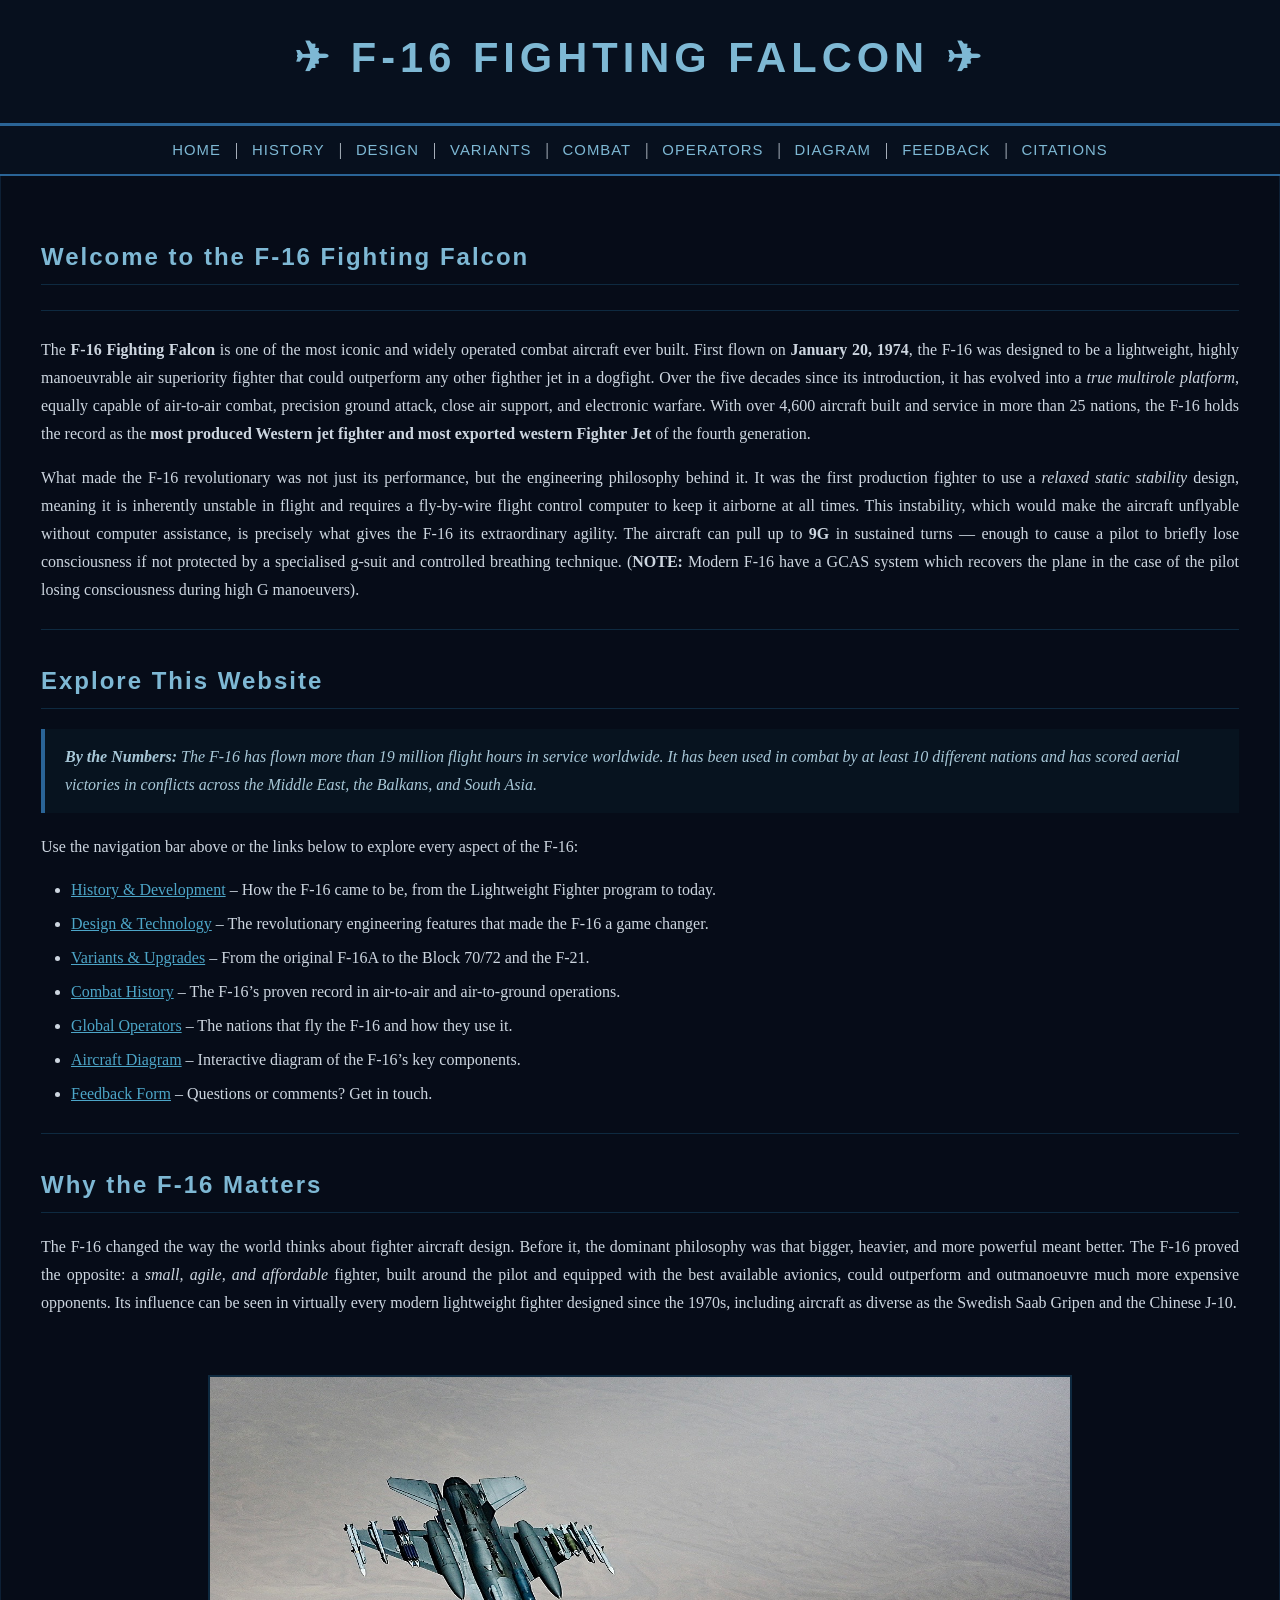
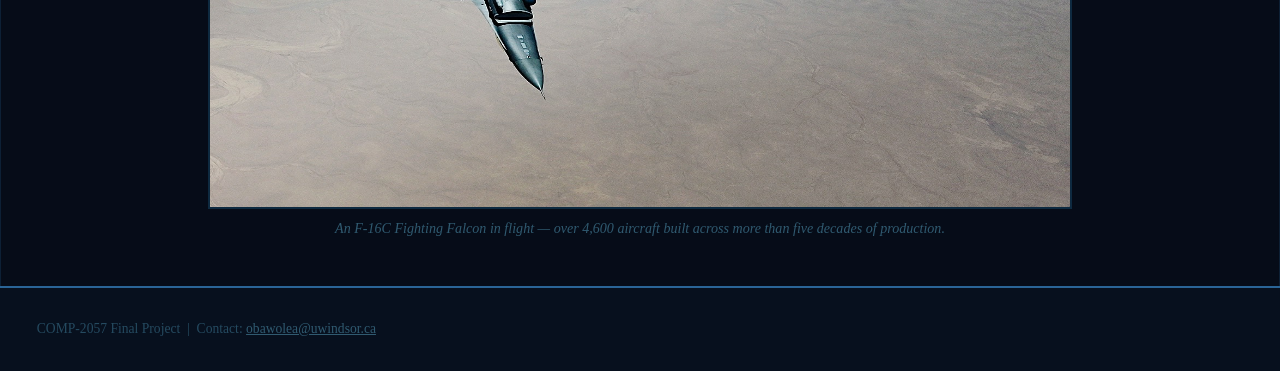
<file: index.html>
<!--?xml version="1.0" encoding="UTF-8"?-->
<!DOCTYPE html PUBLIC "-//W3C//DTD XHTML 1.1//EN" "http://www.w3.org/TR/xhmtl11/DTD/xhtml11.dtd">

<html xmlns="http://www.w3.org/1999/xhtml" xml:lang="en">

<head>
    <meta http-equiv="content-type" content="text/html; charset=windows-1252">
    <link rel="stylesheet" href="styles.css">
    <title>F-16 Fighting Falcon - Home</title>
</head>

<body>
    <div id="header">
            <!-- special character &#9992; is an aircraft symbol -->
            <h1>&#9992; F-16 Fighting Falcon &#9992;</h1>
            <!-- Tagline using em for italic emphasis -->
    </div>

     <!-- ======== NAVIGATION BAR ======== Identical navigation on every page so users can always reach any section of the site without getting lost. -->
    <div id="nav">
            <a href="index.html">Home</a> |
            <a href="history.html">History</a> |
            <a href="design.html">Design</a> |
            <a href="variants.html">Variants</a> |
            <a href="combat.html">Combat</a> |
            <a href="operators.html">Operators</a> |
            <a href="imagemap.html">Diagram</a> |
            <a href="feedback.html">Feedback</a> |
            <a href="citations.html">Citations</a>
    </div>

    <div id="content">

            <!-- Page-level heading -->
            <h2>Welcome to the F-16 Fighting Falcon</h2>

            <!-- Horizontal rule separates the heading from the body content -->
            <hr />

            <!-- Introduction paragraphs: at least 7-8 lines of original content -->
            <p>
                The <strong>F-16 Fighting Falcon</strong> is one of the most iconic and
                widely operated combat aircraft ever built. First flown on <b>January 20, 1974</b>, the
                F-16 was designed to be a lightweight, highly manoeuvrable air superiority fighter that
                could outperform any other fighther jet in a dogfight. Over the five decades since its introduction,
                it has evolved into a <em>true multirole platform</em>, equally capable of air-to-air
                combat, precision ground attack, close air support, and electronic warfare. With over
                4,600 aircraft built and service in more than 25 nations, the F-16 holds the record as
                the <strong>most produced Western jet fighter and most exported western Fighter Jet</strong> of the fourth generation.
            </p>

            <p>
                What made the F-16 revolutionary was not just its performance, but the engineering
                philosophy behind it. It was the first production fighter to use a <em>relaxed static
                stability</em> design, meaning it is inherently unstable in flight and requires a
                fly-by-wire flight control computer to keep it airborne at all times. This instability,
                which would make the aircraft unflyable without computer assistance, is precisely what
                gives the F-16 its extraordinary agility. The aircraft can pull up to
                <strong>9G</strong> in sustained turns &mdash; enough to cause a pilot to briefly lose
                consciousness if not protected by a specialised g-suit and controlled breathing technique.

                (<strong>NOTE:</strong> Modern F-16 have a GCAS system which recovers the plane in the case of the pilot losing consciousness during high G manoeuvers).
            </p>

            <!-- Horizontal rule separating sections -->
            <hr />

            <h2>Explore This Website</h2>

            <!-- Callout box highlighting a key fact -->
            <div class="callout">
                <!-- Strong for key emphasis within the callout -->
                <strong>By the Numbers:</strong> The F-16 has flown more than
                <em>19 million flight hours</em> in service worldwide. It has been used in combat by
                at least 10 different nations and has scored aerial victories in conflicts across
                the Middle East, the Balkans, and South Asia.
            </div>

    <p>Use the navigation bar above or the links below to explore every aspect of the F-16:</p>

            <ul>
                <li><a href="history.html">History &amp; Development</a> &ndash; How the F-16 came to be, from the Lightweight Fighter program to today.</li>
                <li><a href="design.html">Design &amp; Technology</a> &ndash; The revolutionary engineering features that made the F-16 a game changer.</li>
                <li><a href="variants.html">Variants &amp; Upgrades</a> &ndash; From the original F-16A to the Block 70/72 and the F-21.</li>
                <li><a href="combat.html">Combat History</a> &ndash; The F-16&rsquo;s proven record in air-to-air and air-to-ground operations.</li>
                <li><a href="operators.html">Global Operators</a> &ndash; The nations that fly the F-16 and how they use it.</li>
                <li><a href="imagemap.html">Aircraft Diagram</a> &ndash; Interactive diagram of the F-16&rsquo;s key components.</li>
                <li><a href="feedback.html">Feedback Form</a> &ndash; Questions or comments? Get in touch.</li>
            </ul>

            <hr />

            <h2>Why the F-16 Matters</h2>

            <p>
                The F-16 changed the way the world thinks about fighter aircraft design. Before it,
                the dominant philosophy was that bigger, heavier, and more powerful meant better. The
                F-16 proved the opposite: a <i>small, agile, and affordable</i> fighter, built around
                the pilot and equipped with the best available avionics, could outperform and outmanoeuvre
                much more expensive opponents. Its influence can be seen in virtually every modern
                lightweight fighter designed since the 1970s, including aircraft as diverse as the
                Swedish Saab Gripen and the Chinese J-10.
            </p>
    <br />

            <img src="inverted-f-16.jpg"
                 alt="An F-16 Fighting Falcon in flight against a blue sky, showing its sleek delta wing design and underbelly weapons load"
                 width="860"
                 height="430" />

            <p class="mapcaption">
                An F-16C Fighting Falcon in flight &mdash; over 4,600 aircraft built across more than five decades of production.
            </p>

        </div>

        <div id="footer">
            <!-- Copyright special character: &copy; -->
            <p>&nbsp; COMP-2057 Final Project &nbsp;|&nbsp;
               Contact: <a href="mailto:obawolea@uwindsor.ca">obawolea@uwindsor.ca</a>
            </p>
        </div>
        


</body>
</file>
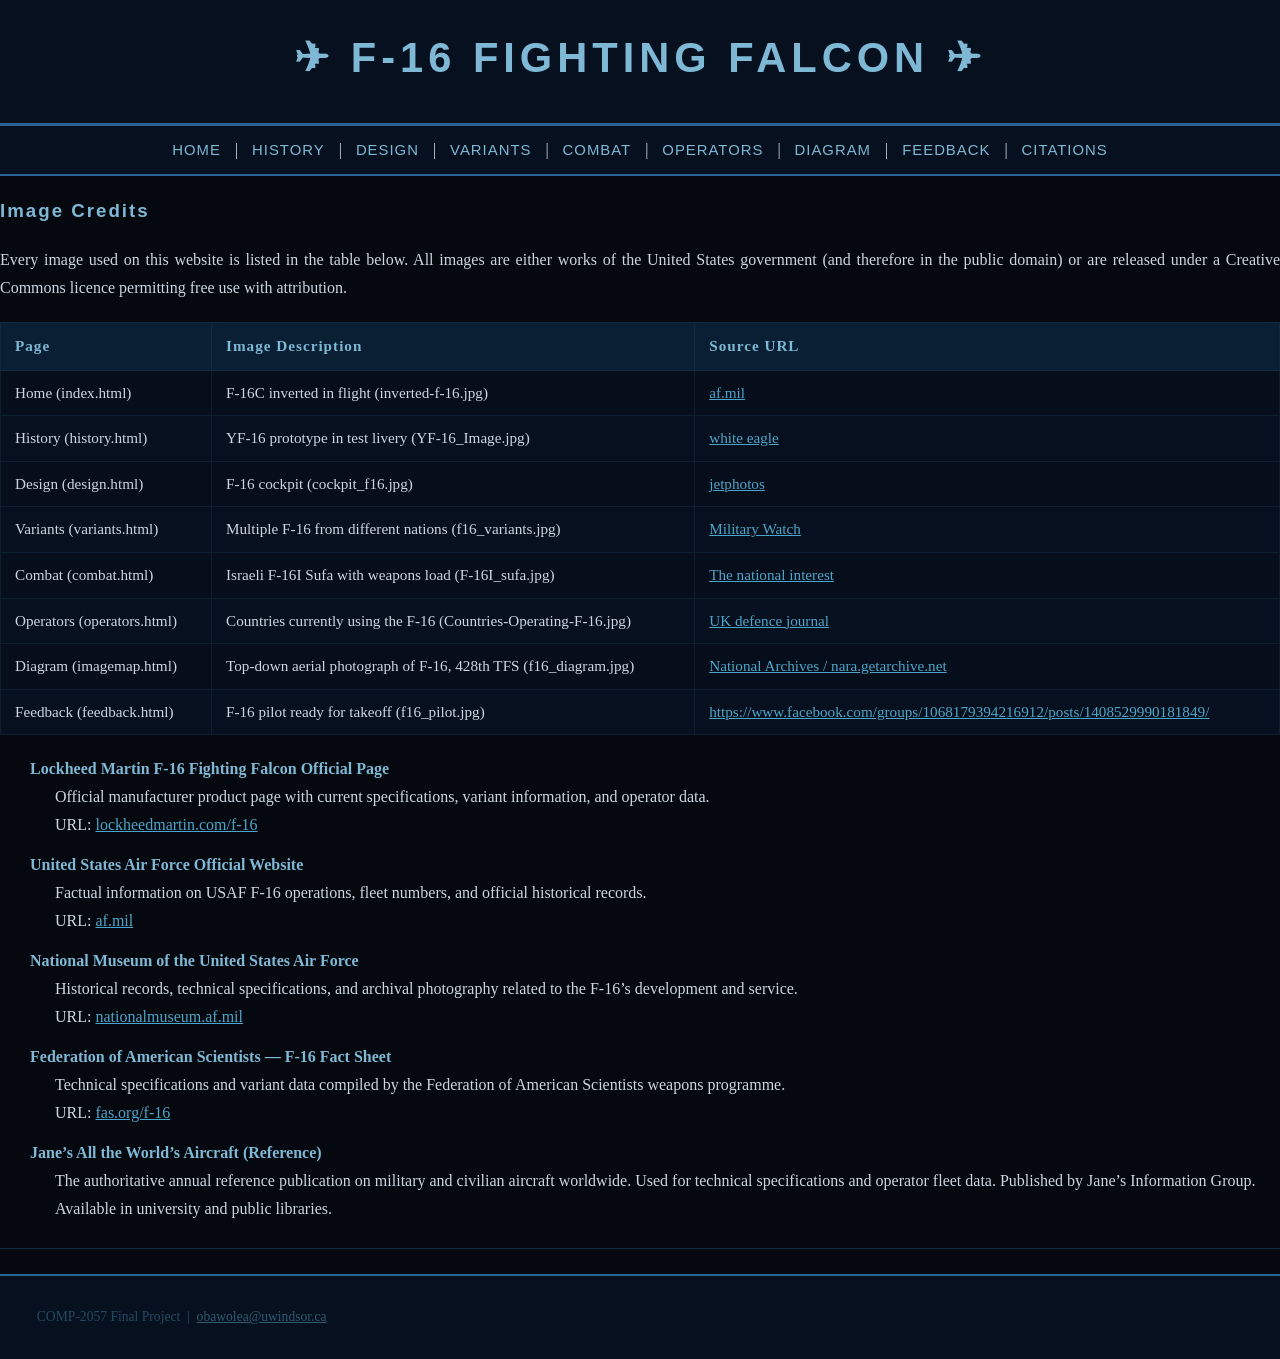
<file: Citations.html>
<!--?xml version="1.0" encoding="UTF-8"?-->
<!DOCTYPE html PUBLIC "-//W3C//DTD XHTML 1.1//EN" "http://www.w3.org/TR/xhmtl11/DTD/xhtml11.dtd">

<html xmlns="http://www.w3.org/1999/xhtml" xml:lang="en">

<head>
    <meta http-equiv="content-type" content="text/html; charset=windows-1252">
    <link rel="stylesheet" href="styles.css">
    <title>F-16 Fighting Falcon - Comabt history</title>
</head>

<body>
    <div id="header">
            <h1>&#9992; F-16 Fighting Falcon &#9992;</h1>
    </div>

        <!-- ======== NAVIGATION BAR ======== -->
        <div id="nav">
            <a href="index.html">Home</a> |
            <a href="history.html">History</a> |
            <a href="design.html">Design</a> |
            <a href="variants.html">Variants</a> |
            <a href="combat.html">Combat</a> |
            <a href="operators.html">Operators</a> |
            <a href="imagemap.html">Diagram</a> |
            <a href="feedback.html">Feedback</a> |
            <a href="citations.html">Citations</a>
        </div>

    <h3>Image Credits</h3>

            <p>
                Every image used on this website is listed in the table below. All images are either
                works of the United States government (and therefore in the public domain) or are
                released under a Creative Commons licence permitting free use with attribution.
            </p>

            <!-- Table of all image citations with creator, licence, and URL -->
            <table summary="Attribution table for all images on the F-16 website, listing the page, creator, licence type, and source URL">
                <tr>
                    <th>Page</th>
                    <th>Image Description</th>
                    <th>Source URL</th>
                </tr>
                <tr>
                    <td>Home (index.html)</td>
                    <td>F-16C inverted in flight (inverted-f-16.jpg)</td>
                    <td><a href="https://www.af.mil/News/Photos/" target="_blank">af.mil</a></td>
                </tr>
                <tr>
                    <td>History (history.html)</td>
                    <td>YF-16 prototype in test livery (YF-16_Image.jpg)</td>
                    <td><a href="https://www.whiteeagleaerospace.com/yf-16-official-maiden-flight/" target="_blank">white eagle</a></td>
                </tr>
                <tr>
                    <td>Design (design.html)</td>
                    <td>F-16 cockpit (cockpit_f16.jpg)</td>
                    <td><a href="https://www.jetphotos.com/photo/373741" target="_blank">jetphotos</a></td>
                </tr>
                <tr>
                    <td>Variants (variants.html)</td>
                    <td>Multiple F-16 from different nations (f16_variants.jpg)</td>
                    <td><a href="https://militarywatchmagazine.com/article/the-fighting-falcon-at-its-best-top-five-most-capable-f-16-variants-in-service" target="_blank">Military Watch</a></td>
                </tr>
                <tr>
                    <td>Combat (combat.html)</td>
                    <td>Israeli F-16I Sufa with weapons load (F-16I_sufa.jpg)</td>
                    <td><a href="https://nationalinterest.org/blog/buzz/last-year-israel-lost-f-16i-fighter-because-crew-failed-defend-themselves-77001" target="_blank">The national interest</a></td>
                </tr>
                <tr>
                    <td>Operators (operators.html)</td>
                    <td>Countries currently using the F-16 (Countries-Operating-F-16.jpg)</td>
                    <td><a href="https://ukdefencejournal.org.uk/ukraine-to-get-f-16-fighter-jets/" target="_blank">UK defence journal</a></td>
                </tr>
                <tr>
                    <td>Diagram (imagemap.html)</td>
                    <td>Top-down aerial photograph of F-16, 428th TFS (f16_diagram.jpg)</td>
                    <td><a href="https://nara.getarchive.net/media/top-view-of-an-f-16-fighting-falcon-aircraft-from-the-428th-tactical-fighter-4d361b" target="_blank">National Archives / nara.getarchive.net</a></td>
                </tr>
                <tr>
                    <td>Feedback (feedback.html)</td>
                    <td>F-16 pilot ready for takeoff (f16_pilot.jpg)</td>
                    <td><a href="https://www.facebook.com/groups/1068179394216912/posts/1408529990181849/" target="_blank">https://www.facebook.com/groups/1068179394216912/posts/1408529990181849/</a></td>
                </tr>
                
            </table>

            <!-- Definition list of reference sources used -->
            <dl>

                <dt>Lockheed Martin F-16 Fighting Falcon Official Page</dt>
                <dd>
                    Official manufacturer product page with current specifications, variant information,
                    and operator data.<br />
                    URL: <a href="https://www.lockheedmartin.com/en-us/products/f-16-fighting-falcon.html" target="_blank">lockheedmartin.com/f-16</a>
                </dd>

                <dt>United States Air Force Official Website</dt>
                <dd>
                    Factual information on USAF F-16 operations, fleet numbers, and official historical
                    records.<br />
                    URL: <a href="https://www.af.mil" target="_blank">af.mil</a>
                </dd>

                <dt>National Museum of the United States Air Force</dt>
                <dd>
                    Historical records, technical specifications, and archival photography related
                    to the F-16&rsquo;s development and service.<br />
                    URL: <a href="https://www.nationalmuseum.af.mil" target="_blank">nationalmuseum.af.mil</a>
                </dd>

                <dt>Federation of American Scientists &mdash; F-16 Fact Sheet</dt>
                <dd>
                    Technical specifications and variant data compiled by the Federation of American
                    Scientists weapons programme.<br />
                    URL: <a href="https://fas.org/man/dod-101/sys/ac/f-16.htm" target="_blank">fas.org/f-16</a>
                </dd>

                <dt>Jane&rsquo;s All the World&rsquo;s Aircraft (Reference)</dt>
                <dd>
                    The authoritative annual reference publication on military and civilian aircraft
                    worldwide. Used for technical specifications and operator fleet data. Published
                    by Jane&rsquo;s Information Group. Available in university and public libraries.
                </dd>

            </dl>

            <hr />

                    <!-- ======== SITE FOOTER ======== -->
        <div id="footer">
            <p>&nbsp; COMP-2057 Final Project &nbsp;|&nbsp;
               <a href="mailto:obawolea@uwindsor.ca">obawolea@uwindsor.ca</a>
            </p>
        </div>

</body>

</html>
</file>
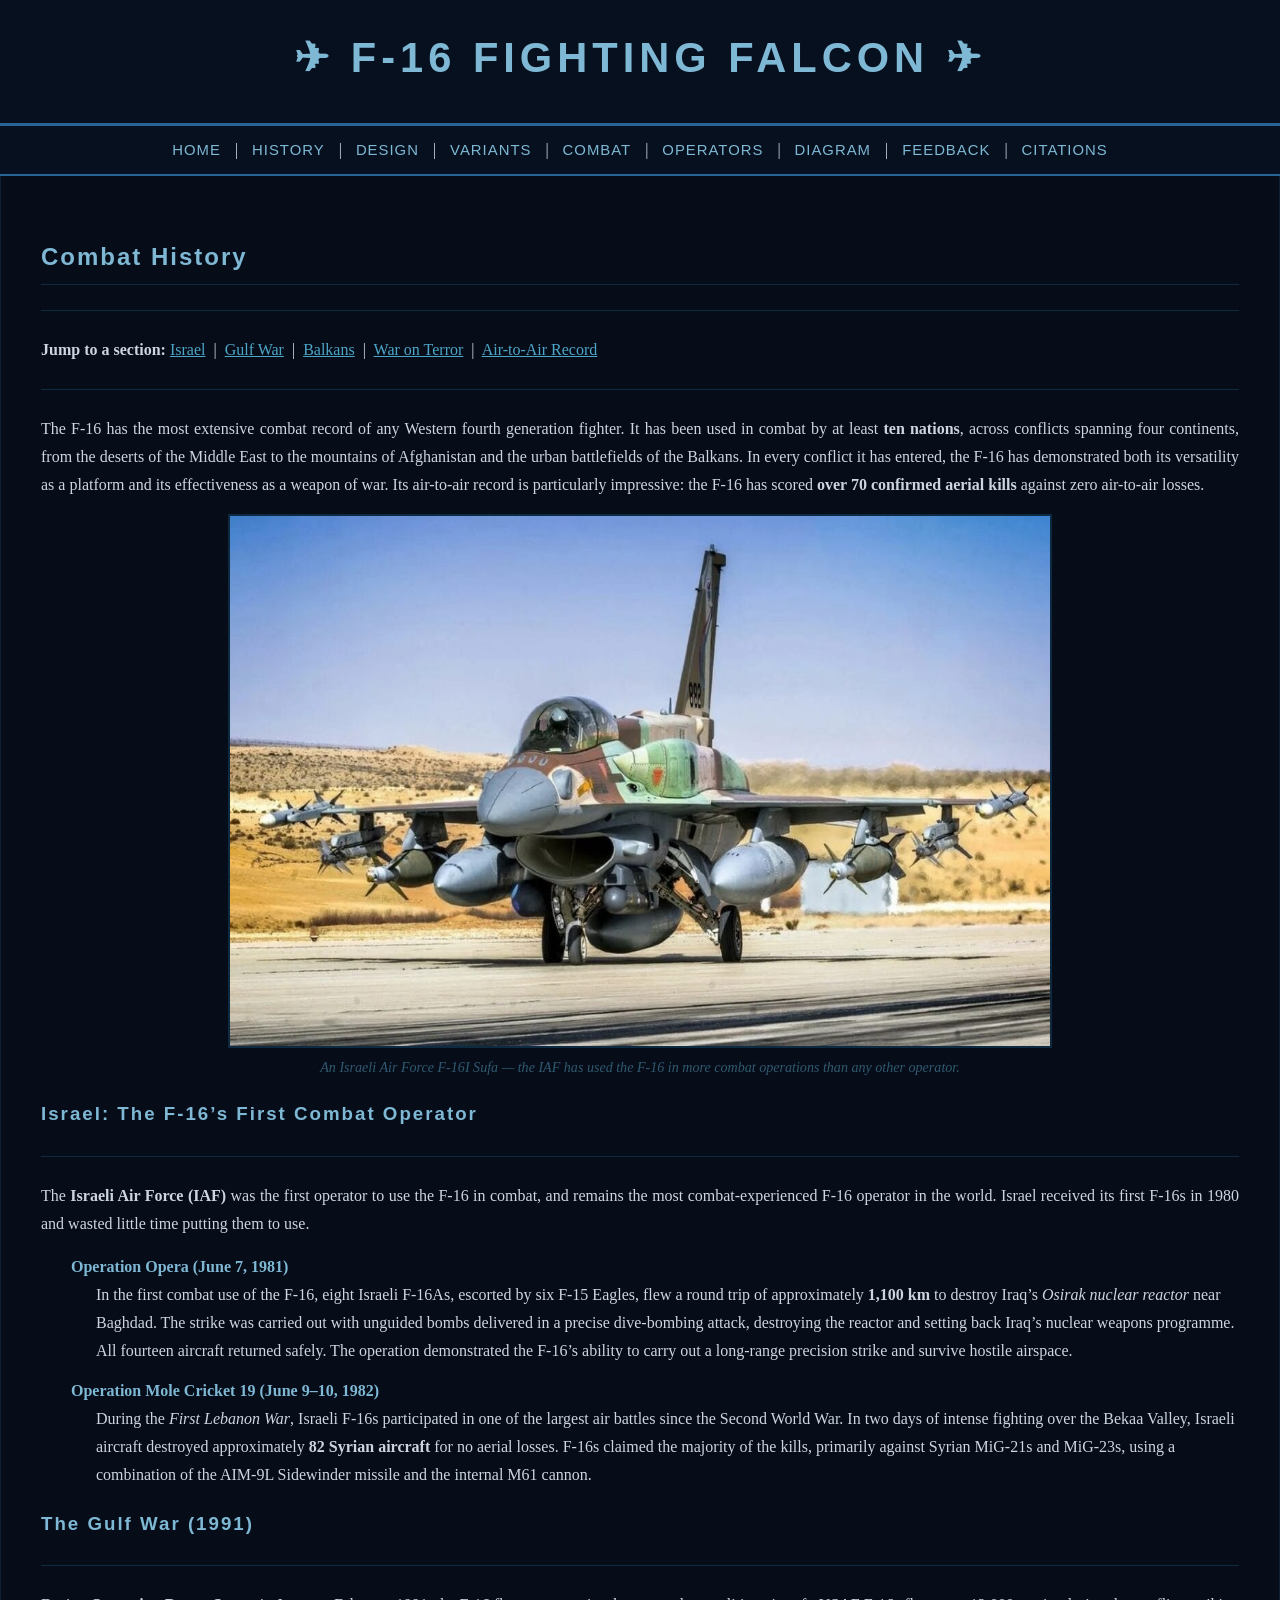
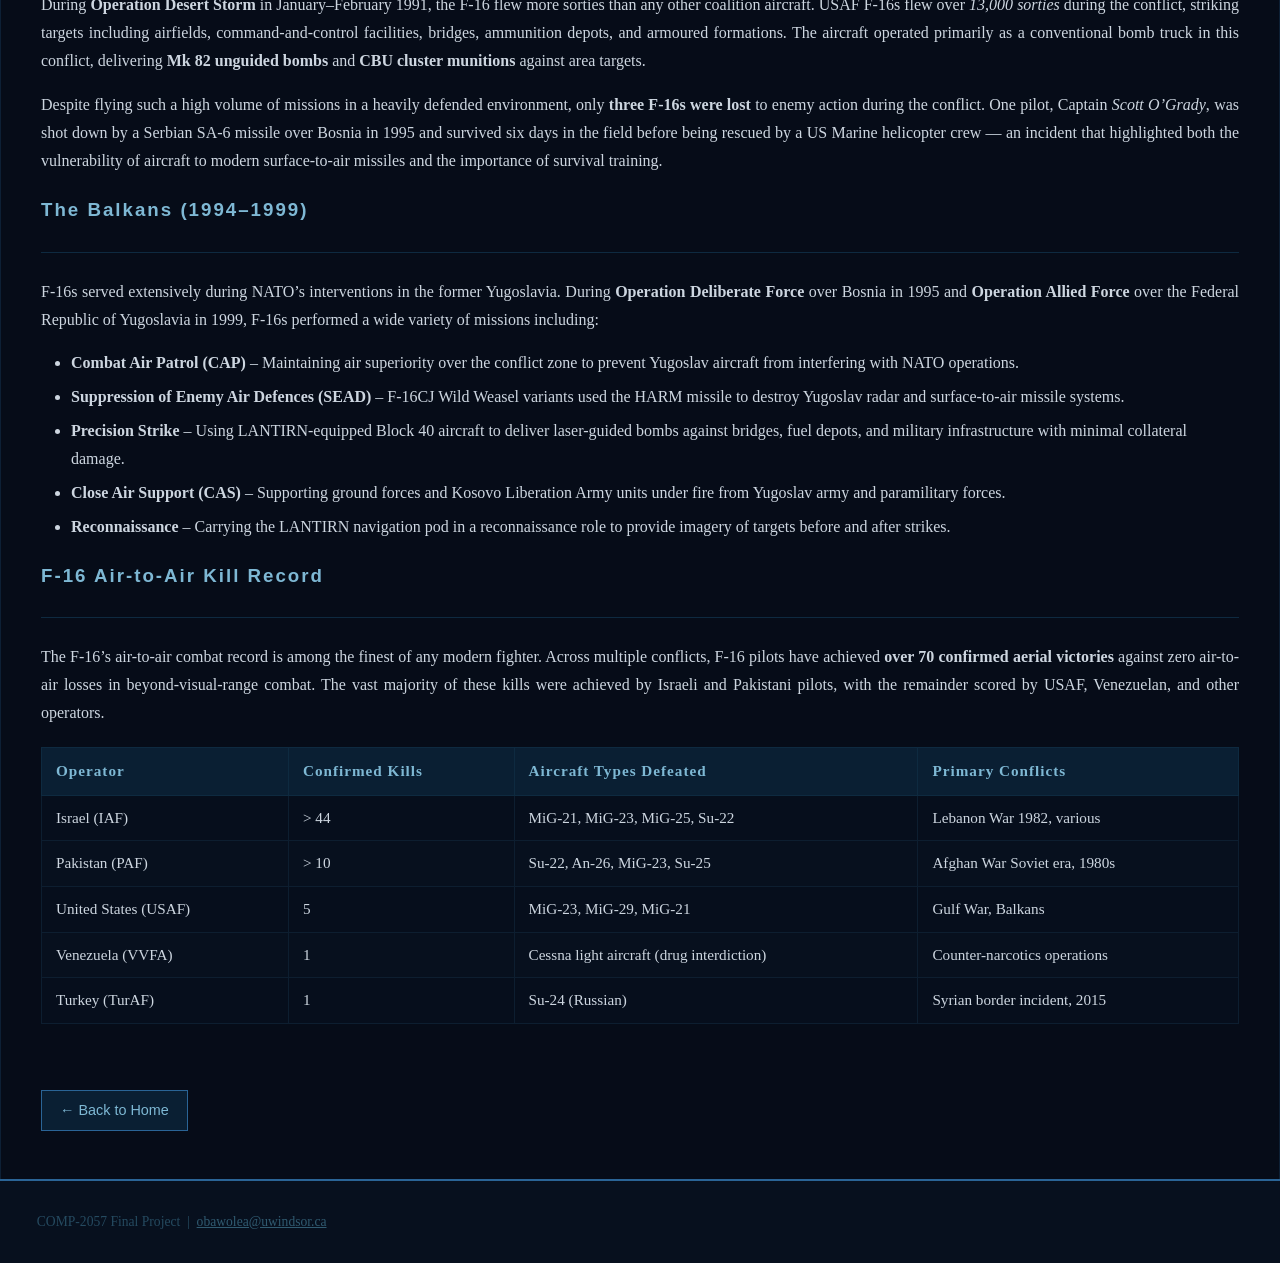
<file: Combat.html>
<!--?xml version="1.0" encoding="UTF-8"?-->
<!DOCTYPE html PUBLIC "-//W3C//DTD XHTML 1.1//EN" "http://www.w3.org/TR/xhmtl11/DTD/xhtml11.dtd">

<html xmlns="http://www.w3.org/1999/xhtml" xml:lang="en">

<head>
    <meta http-equiv="content-type" content="text/html; charset=windows-1252">
    <link rel="stylesheet" href="styles.css">
    <title>F-16 Fighting Falcon - Comabt history</title>
</head>

<body>
    <div id="header">
            <h1>&#9992; F-16 Fighting Falcon &#9992;</h1>
    </div>

     <div id="nav">
            <a href="index.html">Home</a> |
            <a href="history.html">History</a> |
            <a href="design.html">Design</a> |
            <a href="variants.html">Variants</a> |
            <a href="combat.html">Combat</a> |
            <a href="operators.html">Operators</a> |
            <a href="imagemap.html">Diagram</a> |
            <a href="feedback.html">Feedback</a> |
            <a href="citations.html">Citations</a>
        </div>

         <div id="content">

            <h2>Combat History</h2>
            <hr />

            <!-- Internal navigation links for long page -->
            <p><strong>Jump to a section:</strong>
                <a href="#israel">Israel</a> &nbsp;|&nbsp;
                <a href="#gulf">Gulf War</a> &nbsp;|&nbsp;
                <a href="#balkans">Balkans</a> &nbsp;|&nbsp;
                <a href="#gwot">War on Terror</a> &nbsp;|&nbsp;
                <a href="#kills">Air-to-Air Record</a>
            </p>
            <hr />

            <p>
                The F-16 has the most extensive combat record of any Western fourth generation fighter. 
                It has been used in combat by at least <strong>ten nations</strong>,
                across conflicts spanning four continents, from the deserts of the Middle East to the
                mountains of Afghanistan and the urban battlefields of the Balkans. In every conflict
                it has entered, the F-16 has demonstrated both its versatility as a platform and its
                effectiveness as a weapon of war. Its air-to-air record is particularly impressive:
                the F-16 has scored <strong>over 70 confirmed aerial kills</strong> against zero
                air-to-air losses.
            </p>

            <!-- Combat history page image -->
            <img src="F-16I_sufa.jpg"
                 alt="An Israeli Air Force F-16I Sufa loaded with weapons"
                 width="820"
                 height="530" />
            <p class="mapcaption">An Israeli Air Force F-16I Sufa &mdash; the IAF has used the F-16 in more combat operations than any other operator.</p>

             <h3><a name="israel"></a>Israel: The F-16&rsquo;s First Combat Operator</h3>
            <hr />

            <p>
                The <strong>Israeli Air Force (IAF)</strong> was the first operator to use the F-16
                in combat, and remains the most combat-experienced F-16 operator in the world. Israel
                received its first F-16s in 1980 and wasted little time putting them to use.
            </p>

            <!-- Definition list of key Israeli F-16 operations -->
            <dl>

                <dt>Operation Opera (June 7, 1981)</dt>
                <dd>
                    In the first combat use of the F-16, eight Israeli F-16As, escorted by six F-15
                    Eagles, flew a round trip of approximately <strong>1,100 km</strong> to destroy
                    Iraq&rsquo;s <em>Osirak nuclear reactor</em> near Baghdad. The strike was carried
                    out with unguided bombs delivered in a precise dive-bombing attack, destroying the
                    reactor and setting back Iraq&rsquo;s nuclear weapons programme. All fourteen
                    aircraft returned safely. The operation demonstrated the F-16&rsquo;s ability to
                    carry out a long-range precision strike and survive hostile airspace.
                </dd>

                <dt>Operation Mole Cricket 19 (June 9&ndash;10, 1982)</dt>
                <dd>
                    During the <em>First Lebanon War</em>, Israeli F-16s participated in one of the
                    largest air battles since the Second World War. In two days of intense fighting
                    over the Bekaa Valley, Israeli aircraft destroyed approximately <strong>82
                    Syrian aircraft</strong> for no aerial losses. F-16s claimed the majority of the
                    kills, primarily against Syrian MiG-21s and MiG-23s, using a combination of the
                    AIM-9L Sidewinder missile and the internal M61 cannon.
                </dd>
            </dl>
            
             <h3><a name="gulf"></a>The Gulf War (1991)</h3>
            <hr />

            <p>
                During <strong>Operation Desert Storm</strong> in January&ndash;February 1991, the
                F-16 flew more sorties than any other coalition aircraft. USAF F-16s flew over
                <em>13,000 sorties</em> during the conflict, striking targets including airfields,
                command-and-control facilities, bridges, ammunition depots, and armoured formations.
                The aircraft operated primarily as a conventional bomb truck in this conflict, delivering
                <b>Mk 82 unguided bombs</b> and <b>CBU cluster munitions</b> against area targets.
            </p>

            <p>
                Despite flying such a high volume of missions in a heavily defended environment, only
                <strong>three F-16s were lost</strong> to enemy action during the conflict. One pilot,
                Captain <em>Scott O&rsquo;Grady</em>, was shot down by a Serbian SA-6 missile over
                Bosnia in 1995 and survived six days in the field before being rescued by a US Marine
                helicopter crew &mdash; an incident that highlighted both the vulnerability of aircraft
                to modern surface-to-air missiles and the importance of survival training.
            </p>

             <h3><a name="balkans"></a>The Balkans (1994&ndash;1999)</h3>
            <hr />

            <p>
                F-16s served extensively during NATO&rsquo;s interventions in the former Yugoslavia.
                During <strong>Operation Deliberate Force</strong> over Bosnia in 1995 and
                <strong>Operation Allied Force</strong> over the Federal Republic of Yugoslavia in
                1999, F-16s performed a wide variety of missions including:
            </p>

            <!-- Unordered list of mission types in the Balkans -->
            <ul>
                <li><strong>Combat Air Patrol (CAP)</strong> &ndash; Maintaining air superiority over the conflict zone to prevent Yugoslav aircraft from interfering with NATO operations.</li>
                <li><strong>Suppression of Enemy Air Defences (SEAD)</strong> &ndash; F-16CJ Wild Weasel variants used the HARM missile to destroy Yugoslav radar and surface-to-air missile systems.</li>
                <li><strong>Precision Strike</strong> &ndash; Using LANTIRN-equipped Block 40 aircraft to deliver laser-guided bombs against bridges, fuel depots, and military infrastructure with minimal collateral damage.</li>
                <li><strong>Close Air Support (CAS)</strong> &ndash; Supporting ground forces and Kosovo Liberation Army units under fire from Yugoslav army and paramilitary forces.</li>
                <li><strong>Reconnaissance</strong> &ndash; Carrying the LANTIRN navigation pod in a reconnaissance role to provide imagery of targets before and after strikes.</li>
            </ul>

           <h3><a name="kills"></a>F-16 Air-to-Air Kill Record</h3>
            <hr />

            <p>
                The F-16&rsquo;s air-to-air combat record is among the finest of any modern fighter.
                Across multiple conflicts, F-16 pilots have achieved <strong>over 70 confirmed
                aerial victories</strong> against zero air-to-air losses in beyond-visual-range
                combat. The vast majority of these kills were achieved by Israeli and Pakistani
                pilots, with the remainder scored by USAF, Venezuelan, and other operators.
            </p>

            <!-- Table of F-16 air-to-air kill records by nation -->
            <table summary="F-16 air-to-air kill records by operator nation showing number of kills and aircraft types defeated">
                <tr>
                    <th>Operator</th>
                    <th>Confirmed Kills</th>
                    <th>Aircraft Types Defeated</th>
                    <th>Primary Conflicts</th>
                </tr>
                <tr>
                    <td>Israel (IAF)</td>
                    <td>&gt; 44</td>
                    <td>MiG-21, MiG-23, MiG-25, Su-22</td>
                    <td>Lebanon War 1982, various</td>
                </tr>
                <tr>
                    <td>Pakistan (PAF)</td>
                    <td>&gt; 10</td>
                    <td>Su-22, An-26, MiG-23, Su-25</td>
                    <td>Afghan War Soviet era, 1980s</td>
                </tr>
                <tr>
                    <td>United States (USAF)</td>
                    <td>5</td>
                    <td>MiG-23, MiG-29, MiG-21</td>
                    <td>Gulf War, Balkans</td>
                </tr>
                <tr>
                    <td>Venezuela (VVFA)</td>
                    <td>1</td>
                    <td>Cessna light aircraft (drug interdiction)</td>
                    <td>Counter-narcotics operations</td>
                </tr>
                <tr>
                    <td>Turkey (TurAF)</td>
                    <td>1</td>
                    <td>Su-24 (Russian)</td>
                    <td>Syrian border incident, 2015</td>
                </tr>
            </table>

           

            <br />

            <!-- Back link -->
            <a href="index.html" class="backlink">&#8592; Back to Home</a>

        </div>

        <!-- ======== SITE FOOTER ======== -->
        <div id="footer">
            <p>&nbsp; COMP-2057 Final Project &nbsp;|&nbsp;
               <a href="mailto:obawolea@uwindsor.ca">obawolea@uwindsor.ca</a>
            </p>
        </div>

    </body>

</html>
</file>
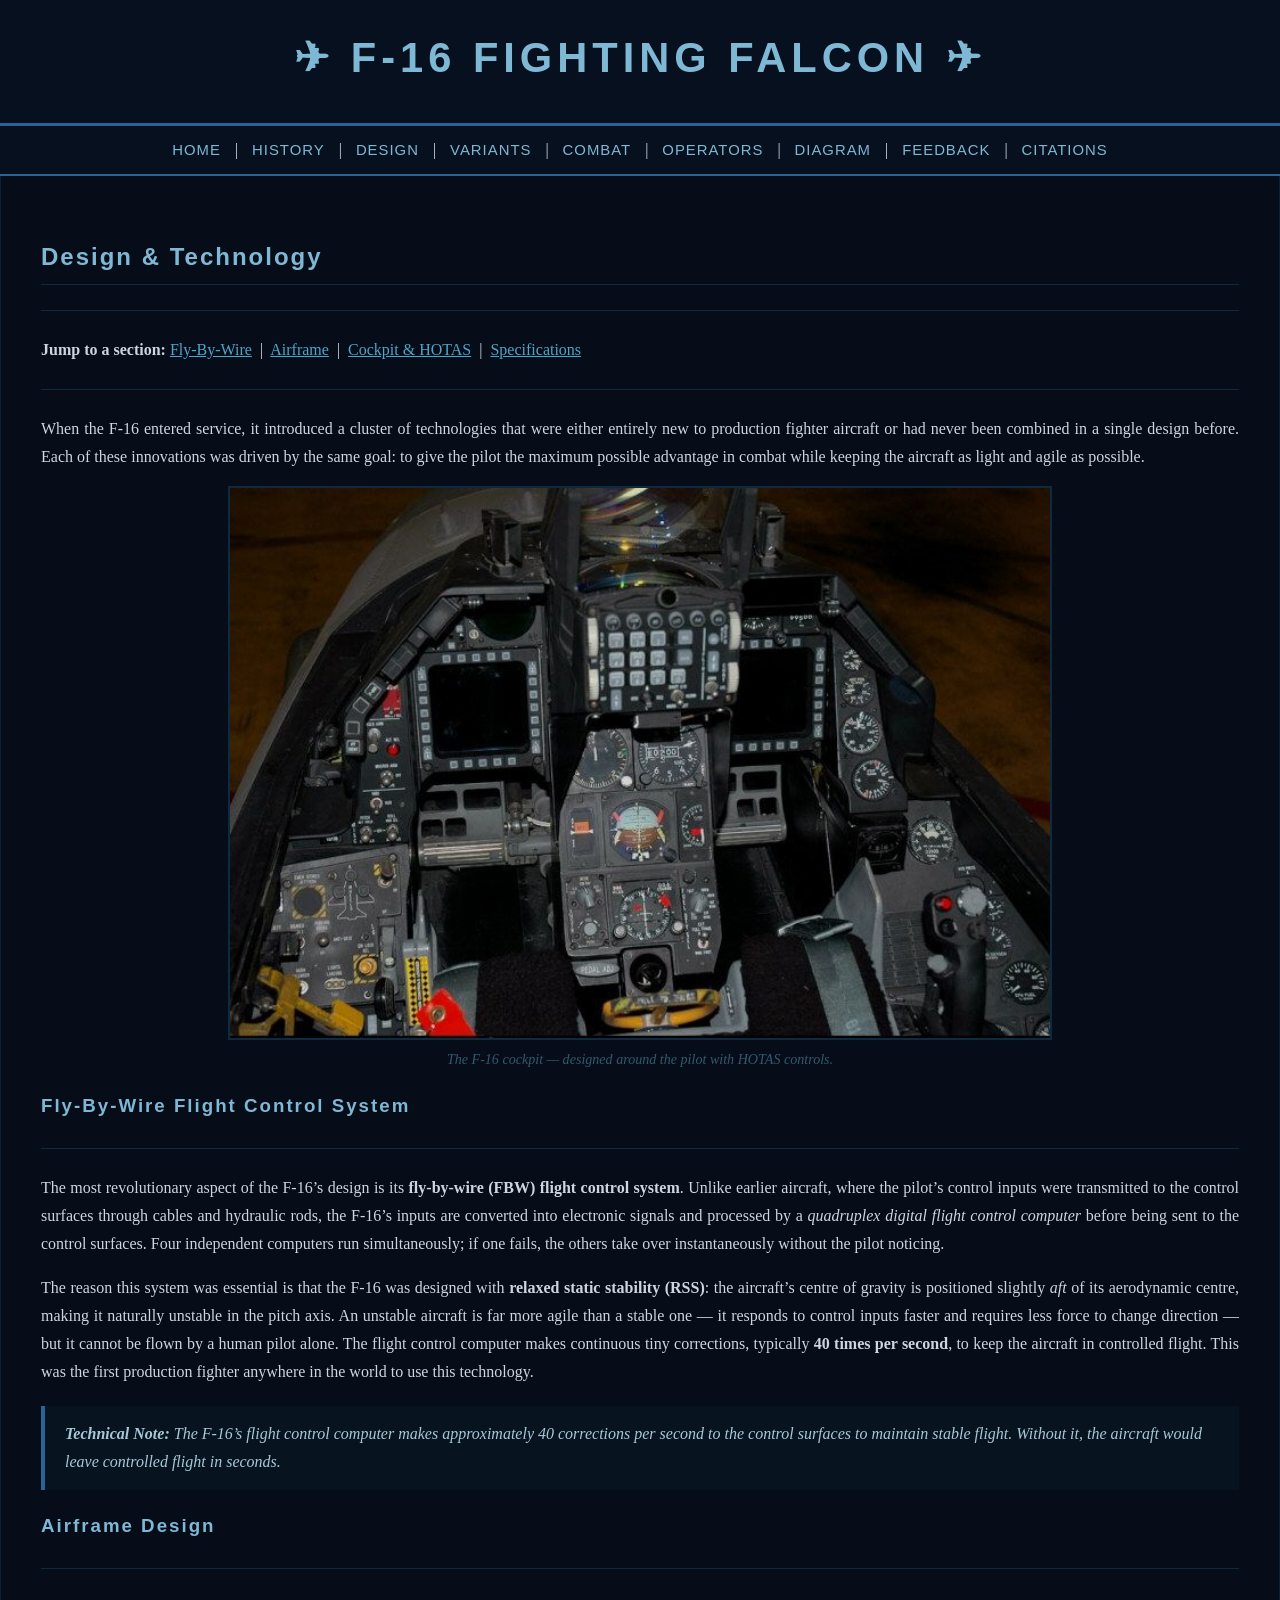
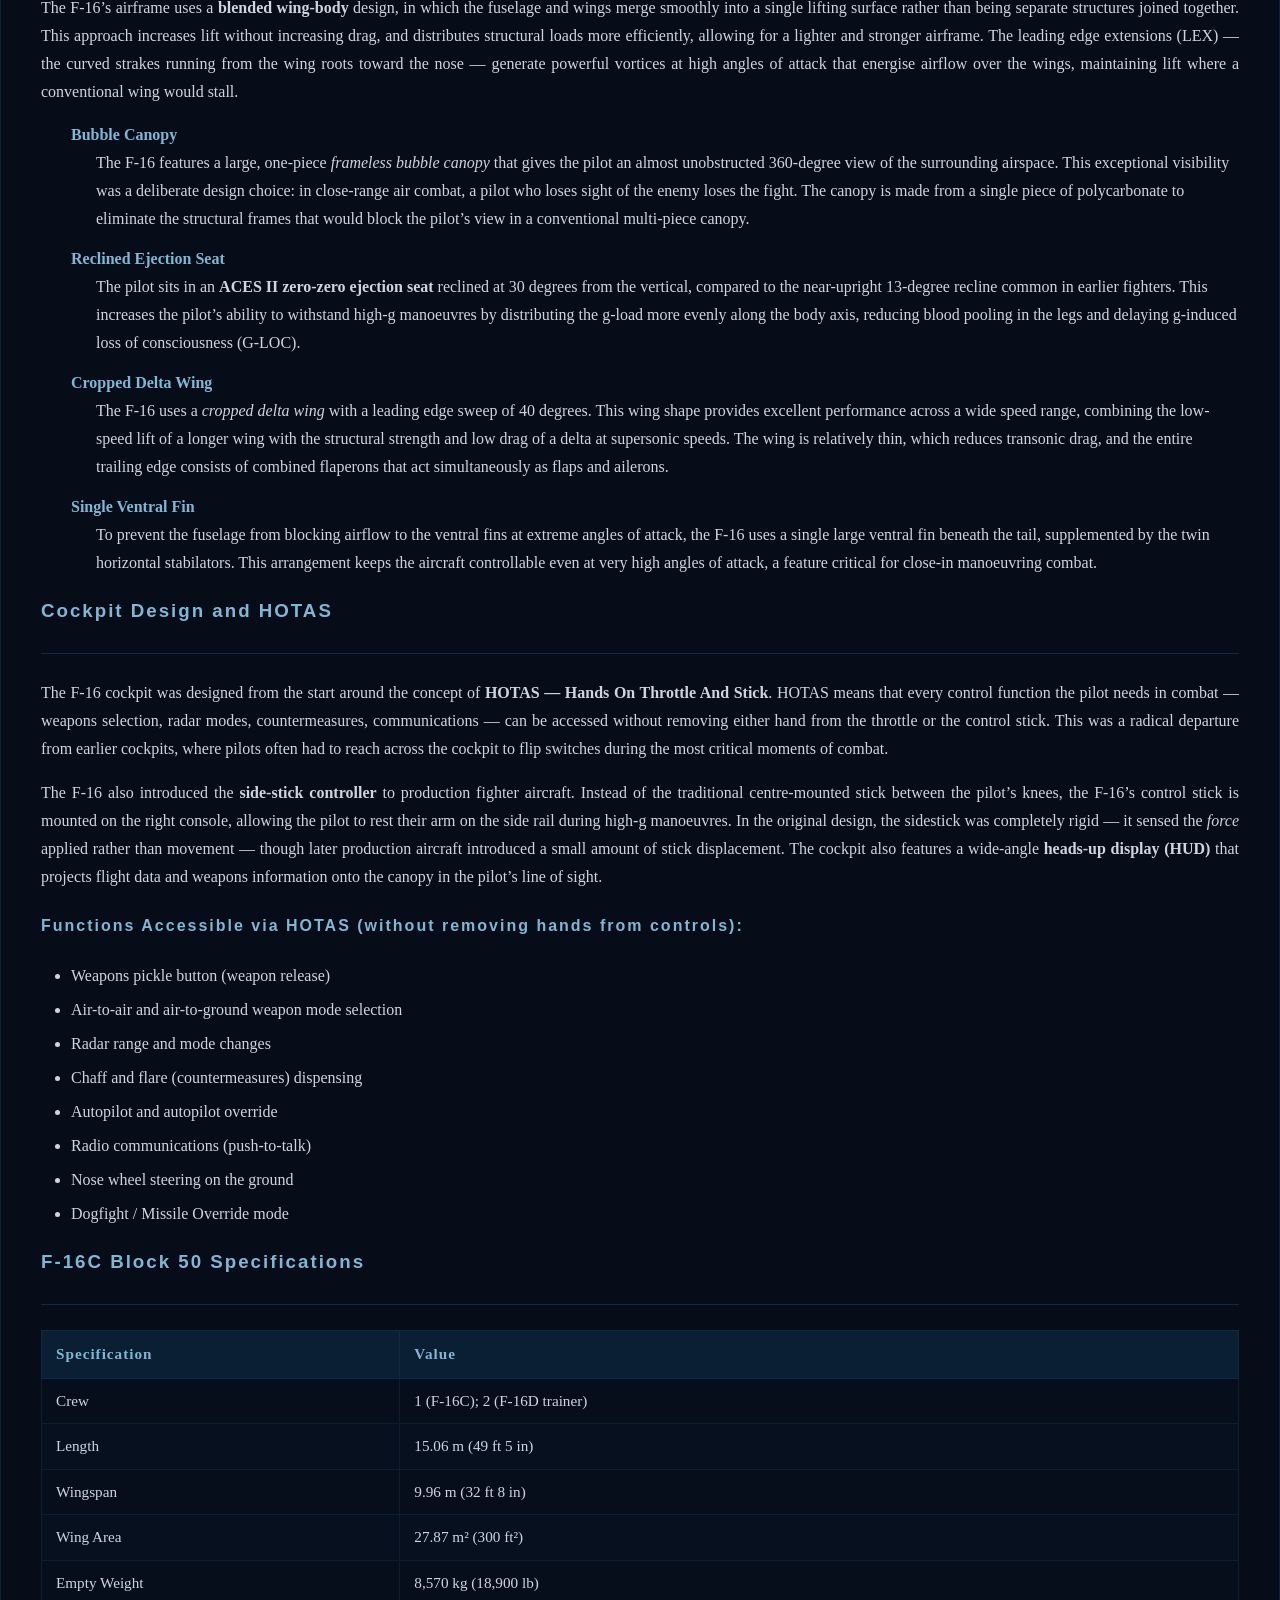
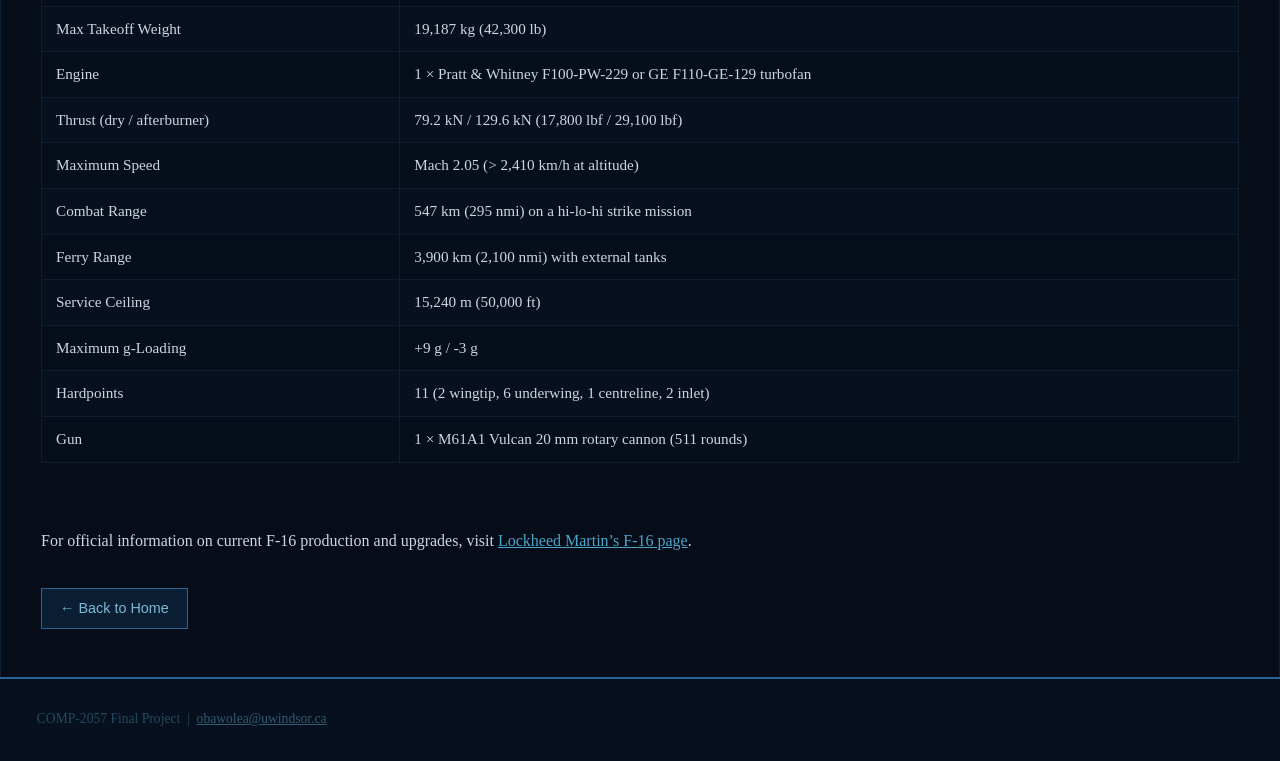
<file: Design.html>
<!--?xml version="1.0" encoding="UTF-8"?-->
<!DOCTYPE html PUBLIC "-//W3C//DTD XHTML 1.1//EN" "http://www.w3.org/TR/xhmtl11/DTD/xhtml11.dtd">

<html xmlns="http://www.w3.org/1999/xhtml" xml:lang="en">

<head>
    <meta http-equiv="content-type" content="text/html; charset=windows-1252">
    <link rel="stylesheet" href="styles.css">
    <title>F-16 Fighting Falcon - design</title>
</head>

<body>
    <div id="header">
            <h1>&#9992; F-16 Fighting Falcon &#9992;</h1>
    </div>

     <div id="nav">
            <a href="index.html">Home</a> |
            <a href="history.html">History</a> |
            <a href="design.html">Design</a> |
            <a href="variants.html">Variants</a> |
            <a href="combat.html">Combat</a> |
            <a href="operators.html">Operators</a> |
            <a href="imagemap.html">Diagram</a> |
            <a href="feedback.html">Feedback</a> |
            <a href="citations.html">Citations</a>
        </div>

     <div id="content">

            <h2>Design &amp; Technology</h2>
            <hr />

            <p><strong>Jump to a section:</strong>
                <a href="#fbw">Fly-By-Wire</a> &nbsp;|&nbsp;
                <a href="#airframe">Airframe</a> &nbsp;|&nbsp;
                <a href="#cockpit">Cockpit &amp; HOTAS</a> &nbsp;|&nbsp;
                <a href="#specs">Specifications</a>
            </p>
            <hr />

            <p>
                When the F-16 entered service, it introduced a cluster of technologies that were either
                entirely new to production fighter aircraft or had never been combined in a single
                design before. Each of these innovations was driven by the same goal: to give the pilot
                the maximum possible advantage in combat while keeping the aircraft as light and
                agile as possible.
            </p>

            <!-- Page image -->
            <img src="cockpit_f16.jpg"
                 alt="A close-up view of the F-16 cockpit showing the bubble canopy, sidestick controller, and heads-up display"
                 width="820"
                 height="550" />
            <p class="mapcaption">The F-16 cockpit &mdash; designed around the pilot with HOTAS controls.</p>

            <!-- ======== FLY-BY-WIRE SECTION ======== -->
            <h3><a name="fbw"></a>Fly-By-Wire Flight Control System</h3>
            <hr />

            <p>
                The most revolutionary aspect of the F-16&rsquo;s design is its <strong>fly-by-wire
                (FBW) flight control system</strong>. Unlike earlier aircraft, where the pilot&rsquo;s
                control inputs were transmitted to the control surfaces through cables and hydraulic
                rods, the F-16&rsquo;s inputs are converted into electronic signals and processed by
                a <em>quadruplex digital flight control computer</em> before being sent to the
                control surfaces. Four independent computers run simultaneously; if one fails, the
                others take over instantaneously without the pilot noticing.
            </p>

            <p>
                The reason this system was essential is that the F-16 was designed with
                <strong>relaxed static stability (RSS)</strong>: the aircraft&rsquo;s centre of
                gravity is positioned slightly <em>aft</em> of its aerodynamic centre, making it
                naturally unstable in the pitch axis. An unstable aircraft is far more agile than a
                stable one &mdash; it responds to control inputs faster and requires less force to
                change direction &mdash; but it cannot be flown by a human pilot alone. The flight
                control computer makes continuous tiny corrections, typically <b>40 times per second</b>,
                to keep the aircraft in controlled flight. This was the first production fighter
                anywhere in the world to use this technology.
            </p>

            <div class="callout">
                <strong>Technical Note:</strong> The F-16&rsquo;s flight control computer makes
                approximately <em>40 corrections per second</em> to the control surfaces to maintain
                stable flight. Without it, the aircraft would leave controlled flight in seconds.
            </div>

        <h3><a name="airframe"></a>Airframe Design</h3>
            <hr />

            <p>
                The F-16&rsquo;s airframe uses a <strong>blended wing-body</strong> design, in which
                the fuselage and wings merge smoothly into a single lifting surface rather than
                being separate structures joined together. This approach increases lift without
                increasing drag, and distributes structural loads more efficiently, allowing for a
                lighter and stronger airframe. The leading edge extensions (LEX) &mdash; the curved
                strakes running from the wing roots toward the nose &mdash; generate powerful vortices
                at high angles of attack that energise airflow over the wings, maintaining lift where
                a conventional wing would stall.
            </p>

            <dl>

                <dt>Bubble Canopy</dt>
                <dd>
                    The F-16 features a large, one-piece <em>frameless bubble canopy</em> that gives
                    the pilot an almost unobstructed 360-degree view of the surrounding airspace. This
                    exceptional visibility was a deliberate design choice: in close-range air combat,
                    a pilot who loses sight of the enemy loses the fight. The canopy is made from a
                    single piece of polycarbonate to eliminate the structural frames that would block
                    the pilot&rsquo;s view in a conventional multi-piece canopy.
                </dd>

                <dt>Reclined Ejection Seat</dt>
                <dd>
                    The pilot sits in an <strong>ACES II zero-zero ejection seat</strong> reclined at
                    30 degrees from the vertical, compared to the near-upright
                    13-degree recline common in earlier fighters. This increases the pilot&rsquo;s
                    ability to withstand high-g manoeuvres by distributing the g-load more evenly
                    along the body axis, reducing blood pooling in the legs and delaying
                    g-induced loss of consciousness (G-LOC).
                </dd>

                <dt>Cropped Delta Wing</dt>
                <dd>
                    The F-16 uses a <em>cropped delta wing</em> with a leading edge sweep of 40
                    degrees. This wing shape provides excellent performance across a wide speed
                    range, combining the low-speed lift of a longer wing with the structural
                    strength and low drag of a delta at supersonic speeds. The wing is relatively
                    thin, which reduces transonic drag, and the entire trailing edge consists of
                    combined flaperons that act simultaneously as flaps and ailerons.
                </dd>

                <dt>Single Ventral Fin</dt>
                <dd>
                    To prevent the fuselage from blocking airflow to the ventral fins at extreme
                    angles of attack, the F-16 uses a single large ventral fin beneath the tail,
                    supplemented by the twin horizontal stabilators. This arrangement keeps the
                    aircraft controllable even at very high angles of attack, a feature critical
                    for close-in manoeuvring combat.
                </dd>

            </dl>

            <h3><a name="cockpit"></a>Cockpit Design and HOTAS</h3>
            <hr />

            <p>
                The F-16 cockpit was designed from the start around the concept of
                <strong>HOTAS &mdash; Hands On Throttle And Stick</strong>. HOTAS means that every
                control function the pilot needs in combat &mdash; weapons selection, radar modes,
                countermeasures, communications &mdash; can be accessed without removing either
                hand from the throttle or the control stick. This was a radical departure from
                earlier cockpits, where pilots often had to reach across the cockpit to flip switches
                during the most critical moments of combat.
            </p>

            <p>
                The F-16 also introduced the <strong>side-stick controller</strong> to production
                fighter aircraft. Instead of the traditional centre-mounted stick between the
                pilot&rsquo;s knees, the F-16&rsquo;s control stick is mounted on the right console,
                allowing the pilot to rest their arm on the side rail during high-g manoeuvres. In
                the original design, the sidestick was completely rigid &mdash; it sensed the
                <em>force</em> applied rather than movement &mdash; though later production aircraft
                introduced a small amount of stick displacement. The cockpit also features a
                wide-angle <b>heads-up display (HUD)</b> that projects flight data and weapons
                information onto the canopy in the pilot&rsquo;s line of sight.
            </p>

            <h4>Functions Accessible via HOTAS (without removing hands from controls):</h4>
            <ul>
                <li>Weapons pickle button (weapon release)</li>
                <li>Air-to-air and air-to-ground weapon mode selection</li>
                <li>Radar range and mode changes</li>
                <li>Chaff and flare (countermeasures) dispensing</li>
                <li>Autopilot and autopilot override</li>
                <li>Radio communications (push-to-talk)</li>
                <li>Nose wheel steering on the ground</li>
                <li>Dogfight / Missile Override mode</li>
            </ul>

            <h3><a name="specs"></a>F-16C Block 50 Specifications</h3>
            <hr />

            <!-- HTML table of key specifications -->
            <table summary="Key technical specifications for the F-16C Block 50 Fighting Falcon">
                <tr>
                    <th>Specification</th>
                    <th>Value</th>
                </tr>
                <tr>
                    <td>Crew</td>
                    <td>1 (F-16C); 2 (F-16D trainer)</td>
                </tr>
                <tr>
                    <td>Length</td>
                    <td>15.06 m (49 ft 5 in)</td>
                </tr>
                <tr>
                    <td>Wingspan</td>
                    <td>9.96 m (32 ft 8 in)</td>
                </tr>
                <tr>
                    <td>Wing Area</td>
                    <td>27.87 m&sup2; (300 ft&sup2;)</td>
                </tr>
                <tr>
                    <td>Empty Weight</td>
                    <td>8,570 kg (18,900 lb)</td>
                </tr>
                <tr>
                    <td>Max Takeoff Weight</td>
                    <td>19,187 kg (42,300 lb)</td>
                </tr>
                <tr>
                    <td>Engine</td>
                    <td>1 &times; Pratt &amp; Whitney F100-PW-229 or GE F110-GE-129 turbofan</td>
                </tr>
                <tr>
                    <td>Thrust (dry / afterburner)</td>
                    <td>79.2 kN / 129.6 kN (17,800 lbf / 29,100 lbf)</td>
                </tr>
                <tr>
                    <td>Maximum Speed</td>
                    <td>Mach 2.05 (&gt; 2,410 km/h at altitude)</td>
                </tr>
                <tr>
                    <td>Combat Range</td>
                    <td>547 km (295 nmi) on a hi-lo-hi strike mission</td>
                </tr>
                <tr>
                    <td>Ferry Range</td>
                    <td>3,900 km (2,100 nmi) with external tanks</td>
                </tr>
                <tr>
                    <td>Service Ceiling</td>
                    <td>15,240 m (50,000 ft)</td>
                </tr>
                <tr>
                    <td>Maximum g-Loading</td>
                    <td>+9 g / -3 g</td>
                </tr>
                <tr>
                    <td>Hardpoints</td>
                    <td>11 (2 wingtip, 6 underwing, 1 centreline, 2 inlet)</td>
                </tr>
                <tr>
                    <td>Gun</td>
                    <td>1 &times; M61A1 Vulcan 20 mm rotary cannon (511 rounds)</td>
                </tr>
            </table>


             <br />

            <!-- External link to the manufacturer -->
            <p>
                For official information on current F-16 production and upgrades, visit
                <a href="https://www.lockheedmartin.com/en-us/products/f-16.html" target="_blank">Lockheed Martin&rsquo;s F-16 page</a>.
            </p>

            <!-- Back link to home -->
            <a href="index.html" class="backlink">&#8592; Back to Home</a>

        </div>

        <!-- ======== SITE FOOTER ======== -->
        <div id="footer">
            <p>&nbsp; COMP-2057 Final Project &nbsp;|&nbsp;
               <a href="mailto:obawolea@uwindsor.ca">obawolea@uwindsor.ca</a>
            </p>
        </div>

</body>

</html>
</file>
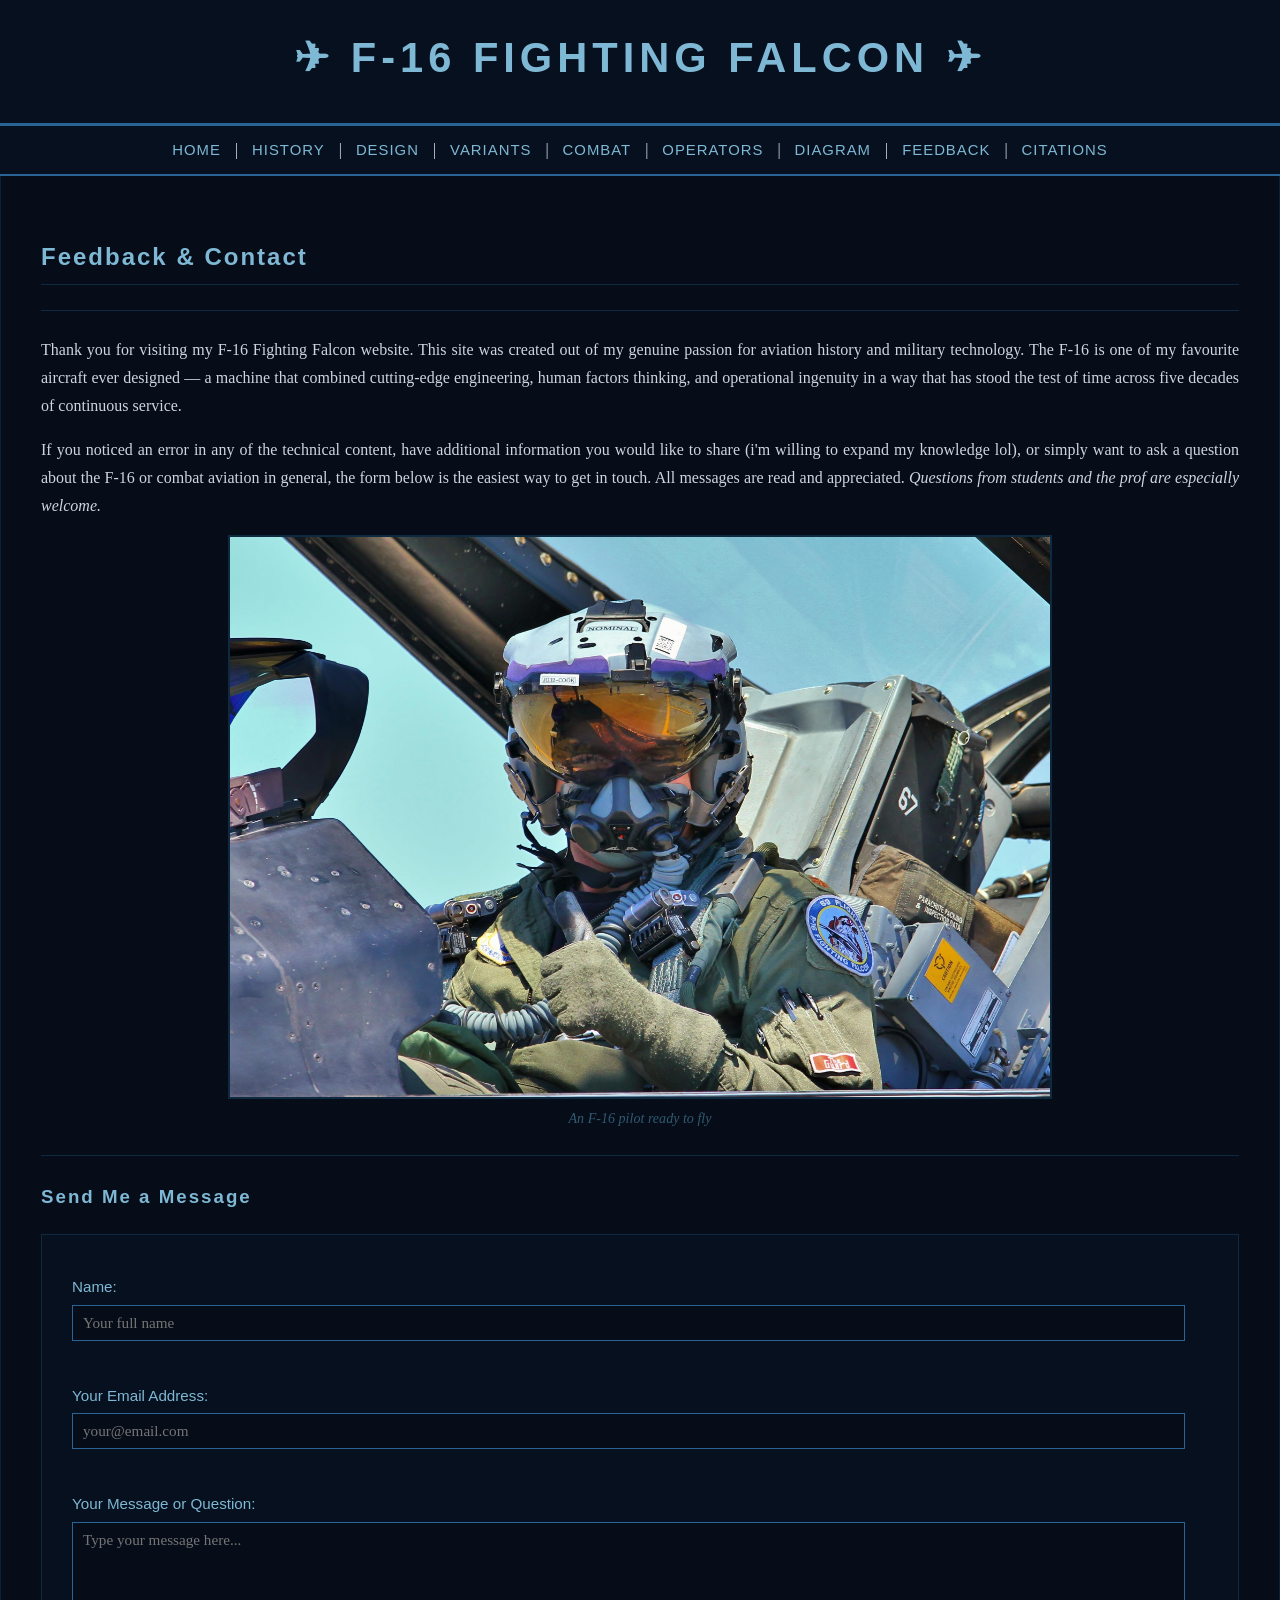
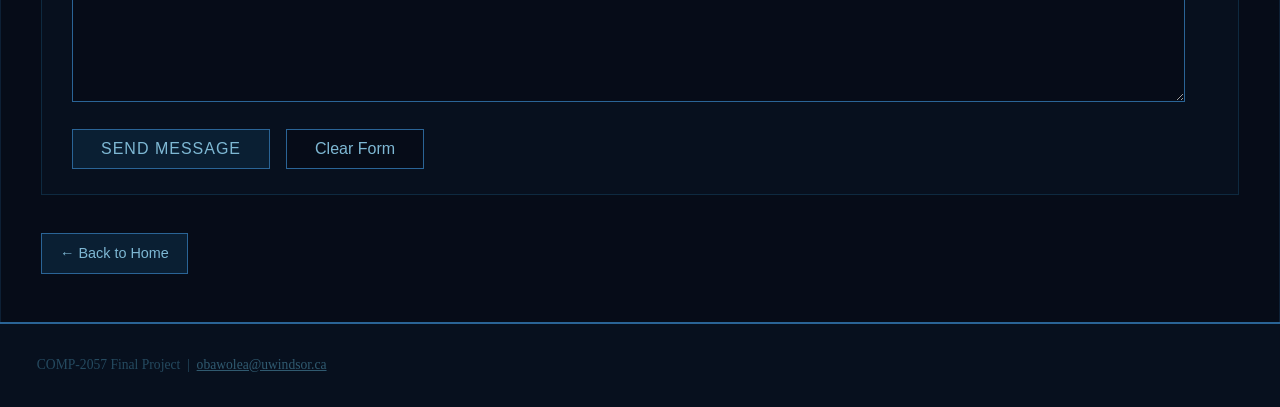
<file: Feedback.html>
<!--?xml version="1.0" encoding="UTF-8"?-->
<!DOCTYPE html PUBLIC "-//W3C//DTD XHTML 1.1//EN" "http://www.w3.org/TR/xhmtl11/DTD/xhtml11.dtd">

<html xmlns="http://www.w3.org/1999/xhtml" xml:lang="en">

<head>
    <meta http-equiv="content-type" content="text/html; charset=windows-1252">
    <link rel="stylesheet" href="styles.css">
    <title>F-16 Fighting Falcon - Comabt history</title>
</head>

<body>
     <div id="header">
            <h1>&#9992; F-16 Fighting Falcon &#9992;</h1>
     </div>

          <div id="nav">
            <a href="index.html">Home</a> |
            <a href="history.html">History</a> |
            <a href="design.html">Design</a> |
            <a href="variants.html">Variants</a> |
            <a href="combat.html">Combat</a> |
            <a href="operators.html">Operators</a> |
            <a href="imagemap.html">Diagram</a> |
            <a href="feedback.html">Feedback</a> |
            <a href="citations.html">Citations</a>
     </div>

      <div id="content">

            <h2>Feedback &amp; Contact</h2>
            <hr />

            <!-- Introductory paragraphs: at least 7-8 lines of content -->
            <p>
                Thank you for visiting my F-16 Fighting Falcon website. This site was created out of
                my genuine passion for aviation history and military technology. The F-16 is one of my
                favourite aircraft ever designed &mdash; a machine that combined cutting-edge
                engineering, human factors thinking, and operational ingenuity in a way that has stood
                the test of time across five decades of continuous service.
            </p>

            <p>
                If you noticed an error in any of the technical content, have additional information
                you would like to share (i'm willing to expand my knowledge lol), or simply want to ask a question about the F-16 or combat
                aviation in general, the form below is the easiest way to get in touch. All messages
                are read and appreciated. <em>Questions from students and the prof are especially
                welcome.</em>
            </p>

            <img src="f16_pilot.jpg"
                 alt="An F-16 pilot giving a thumbs up before take off"
                 width="820"
                 height="560" 
            />
            <p class="mapcaption">An F-16 pilot ready to fly</p>

            <hr />

            <h3>Send Me a Message</h3>

            <!-- ======== HTML FORM ========
                 action="mailto:" sends the form data to an email address.
             -->
            <form action="obawolea@uwindsor.ca" method="post" enctype="text/plain">

                <!-- Text input for visitor's full name -->
                <label for="fullname">Name:</label>
                <input type="text" id="fullname" name="fullname" size="42" maxlength="80" placeholder="Your full name" />

                <!-- Break tags add spacing between form fields -->
                <br />
                <br />

                <!-- Email address input field -->
                <label for="email">Your Email Address:</label>
                <input type="email" id="email" name="email" size="42" maxlength="100" placeholder="your@email.com" />



                <br />
                <br />

                <!-- Textarea for the main message or question -->
                <label for="message">Your Message or Question:</label>
                <textarea id="message" name="message" rows="9" cols="65" placeholder="Type your message here..."></textarea>

                <br />

                <!-- Submit button to send the form via email -->
                <input type="submit" value="Send Message" />

                <!-- Reset button to clear all form entries -->
                &nbsp;&nbsp;
                <input type="reset" value="Clear Form"
                       style="padding:10px 28px; background-color:#060c18; border:1px solid #2a6496; color:#7eb8d4; font-size:1em; cursor:pointer;" />

            </form>

            <!-- Back link -->
            <a href="index.html" class="backlink">&#8592; Back to Home</a>

        </div>

        <!-- ======== SITE FOOTER ======== -->
        <!-- Email also in footer for maximum visibility as required -->
        <div id="footer">
            <p>&nbsp; COMP-2057 Final Project &nbsp;|&nbsp;
               <a href="mailto:obawolea@uwindsor.ca">obawolea@uwindsor.ca</a>
            </p>
        </div>

    </body>

</html>
</file>
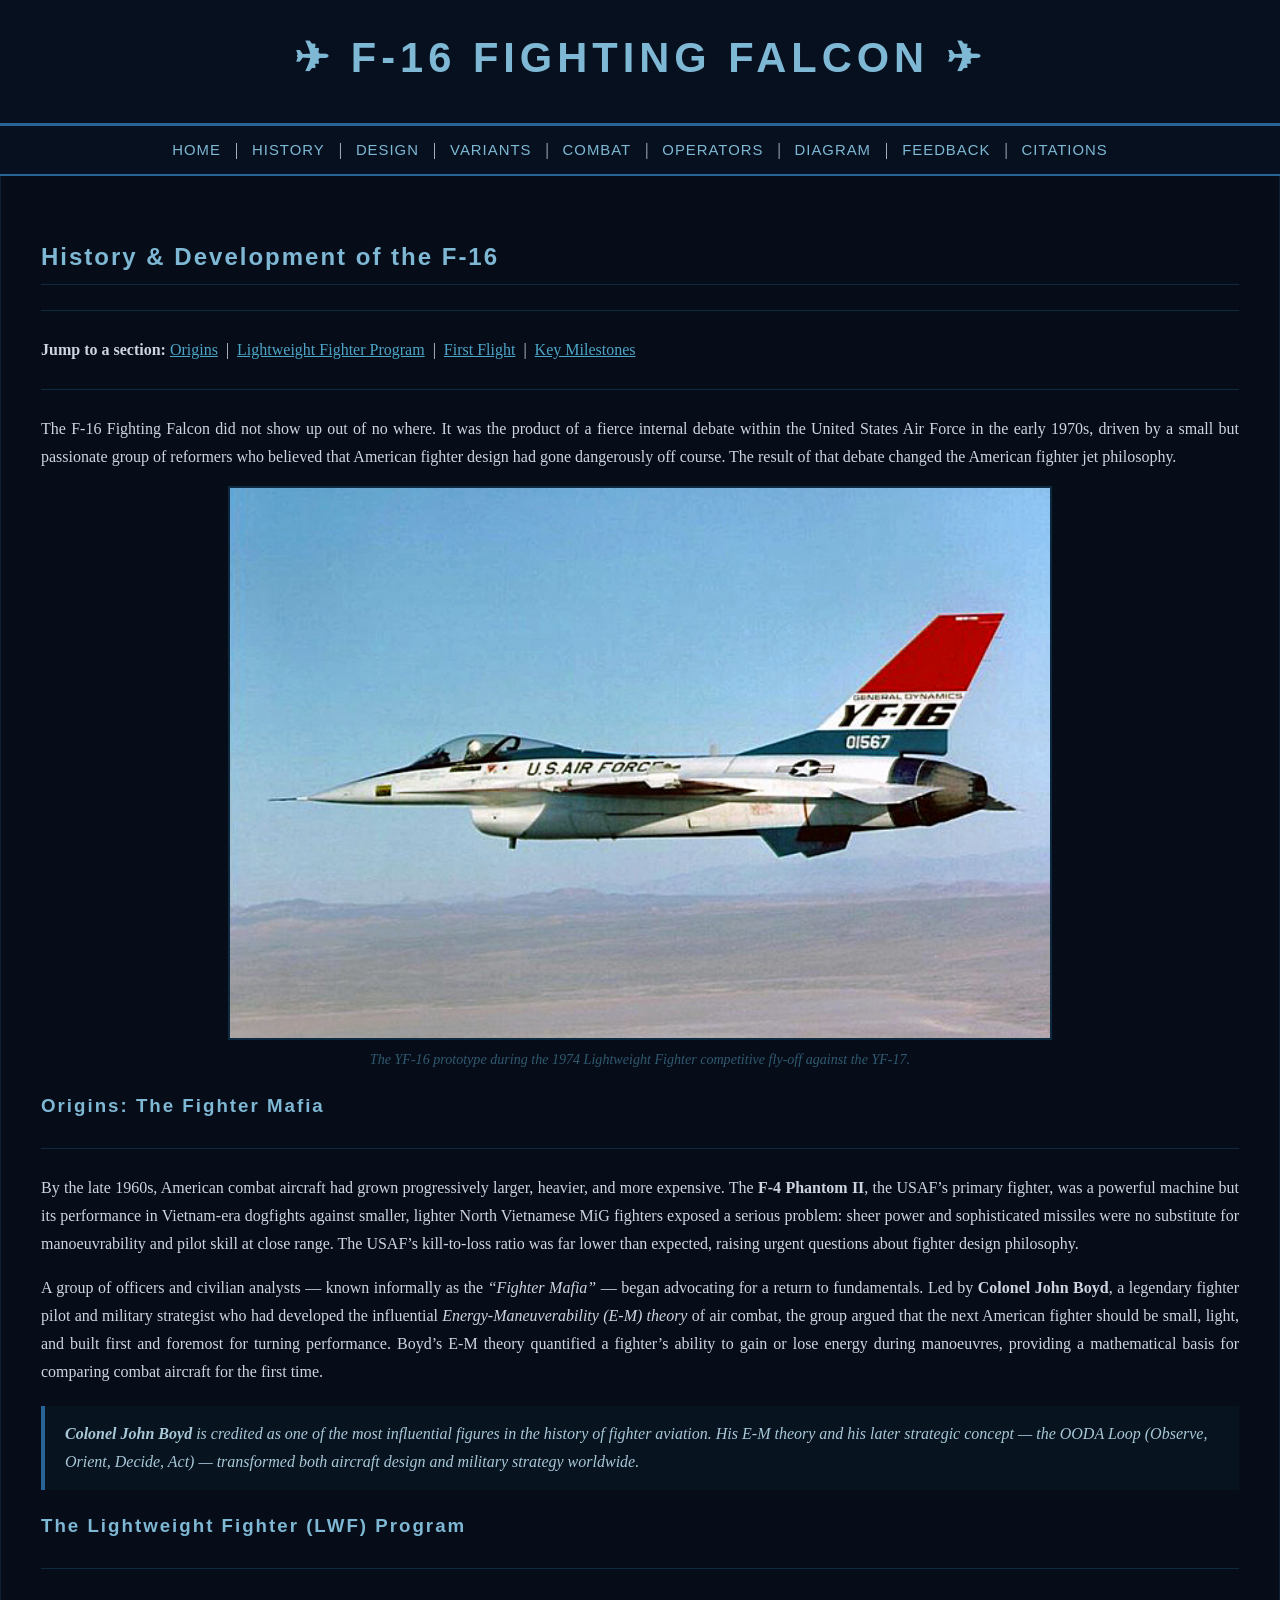
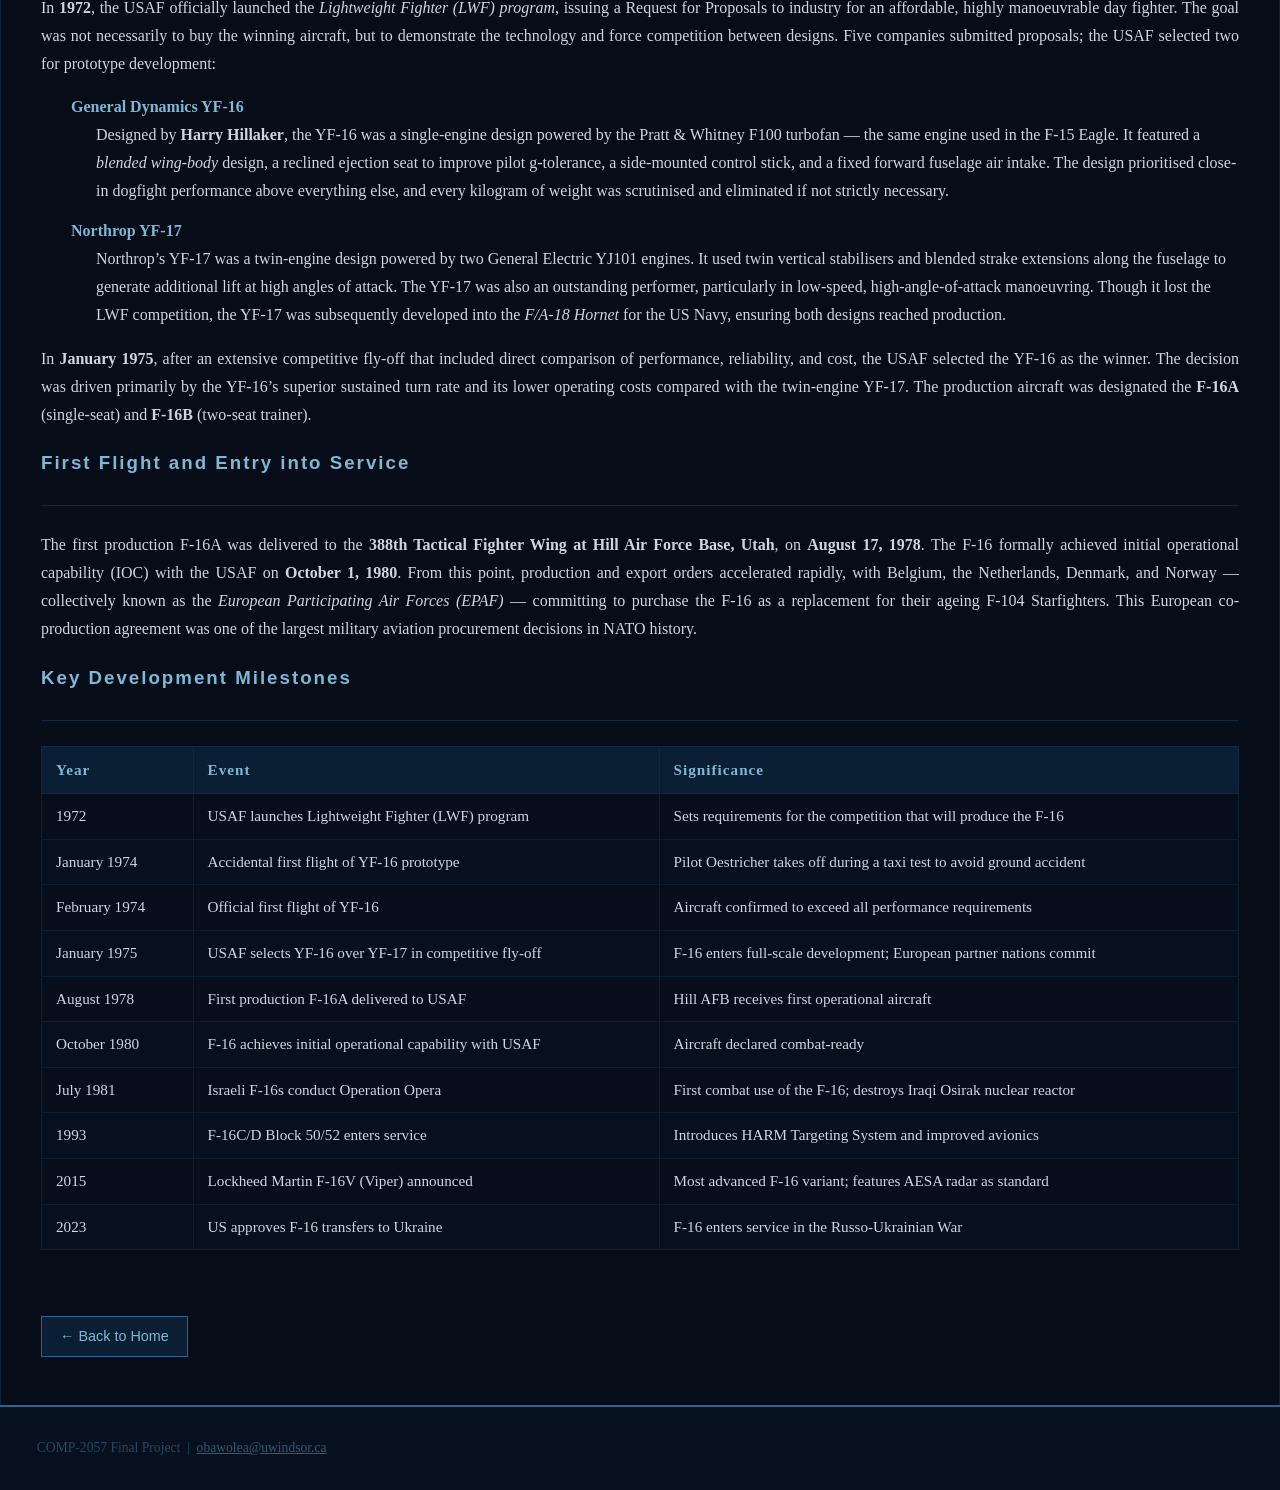
<file: History.html>
<!--?xml version="1.0" encoding="UTF-8"?-->
<!DOCTYPE html PUBLIC "-//W3C//DTD XHTML 1.1//EN" "http://www.w3.org/TR/xhmtl11/DTD/xhtml11.dtd">

<html xmlns="http://www.w3.org/1999/xhtml" xml:lang="en">

<head>
    <meta http-equiv="content-type" content="text/html; charset=windows-1252">
    <link rel="stylesheet" href="styles.css">
    <title>F-16 Fighting Falcon - History</title>
</head>

<body>
    <div id="header">
            <h1>&#9992; F-16 Fighting Falcon &#9992;</h1>
        </div>

        <!-- ======== NAVIGATION BAR ======== -->
        <div id="nav">
            <a href="index.html">Home</a> |
            <a href="history.html">History</a> |
            <a href="design.html">Design</a> |
            <a href="variants.html">Variants</a> |
            <a href="combat.html">Combat</a> |
            <a href="operators.html">Operators</a> |
            <a href="imagemap.html">Diagram</a> |
            <a href="feedback.html">Feedback</a> |
            <a href="citations.html">Citations</a>
        </div>

    <div id="content">

            <h2>History &amp; Development of the F-16</h2>
            <hr />

            <p><strong>Jump to a section:</strong>
                <a href="#origins">Origins</a> &nbsp;|&nbsp;
                <a href="#lwf">Lightweight Fighter Program</a> &nbsp;|&nbsp;
                <a href="#prototype">First Flight</a> &nbsp;|&nbsp;
                <a href="#milestones">Key Milestones</a>
            </p>
            <hr />

            <!-- Introductory paragraph -->
            <p>
                The F-16 Fighting Falcon did not show up out of no where. It was the product of a fierce
                internal debate within the United States Air Force in the early 1970s, driven by a
                small but passionate group of reformers who believed that American fighter design had
                gone dangerously off course. The result of that debate changed the American fighter jet philosophy.
            </p>

            <!-- Page image -->
            <img src="YF-16_Image.jpg"
                 alt="An early YF-16 prototype in its original red white and blue test livery during the 1974 competitive fly-off"
                 width="820"
                 height="550" />
            <p class="mapcaption">The YF-16 prototype during the 1974 Lightweight Fighter competitive fly-off against the YF-17.</p>

            <!-- ======== ORIGINS SECTION ======== -->
    <h3><a name="origins"></a>Origins: The Fighter Mafia</h3>
            <hr />

            <p>
                By the late 1960s, American combat aircraft had grown progressively larger, heavier,
                and more expensive. The <strong>F-4 Phantom II</strong>, the USAF&rsquo;s primary
                fighter, was a powerful machine but its performance in Vietnam-era dogfights against
                smaller, lighter North Vietnamese MiG fighters exposed a serious problem: sheer power
                and sophisticated missiles were no substitute for manoeuvrability and pilot skill at
                close range. The USAF&rsquo;s kill-to-loss ratio was far lower than expected, raising
                urgent questions about fighter design philosophy.
            </p>

            <p>
                A group of officers and civilian analysts &mdash; known informally as the
                <em>&ldquo;Fighter Mafia&rdquo;</em> &mdash; began advocating for a return to
                fundamentals. Led by <b>Colonel John Boyd</b>, a legendary fighter pilot and military
                strategist who had developed the influential <em>Energy-Maneuverability (E-M) theory</em>
                of air combat, the group argued that the next American fighter should be small, light,
                and built first and foremost for turning performance. Boyd&rsquo;s E-M theory quantified
                a fighter&rsquo;s ability to gain or lose energy during manoeuvres, providing a
                mathematical basis for comparing combat aircraft for the first time.
            </p>

            <!-- Callout box for key figure -->
            <div class="callout">
                <strong>Colonel John Boyd</strong> is credited as one of the most influential figures
                in the history of fighter aviation. His E-M theory and his later strategic concept
                &mdash; the <em>OODA Loop</em> (Observe, Orient, Decide, Act) &mdash; transformed
                both aircraft design and military strategy worldwide.
            </div>

    <h3><a name="lwf"></a>The Lightweight Fighter (LWF) Program</h3>
            <hr />

            <p>
                In <strong>1972</strong>, the USAF officially launched the <em>Lightweight Fighter
                (LWF) program</em>, issuing a Request for Proposals to industry for an affordable,
                highly manoeuvrable day fighter. The goal was not necessarily to buy the winning
                aircraft, but to demonstrate the technology and force competition between designs.
                Five companies submitted proposals; the USAF selected two for prototype development:
            </p>
            
            <dl>

                <dt>General Dynamics YF-16</dt>
                <dd>
                    Designed by <strong>Harry Hillaker</strong>, the YF-16 was a single-engine design
                    powered by the Pratt &amp; Whitney F100 turbofan &mdash; the same engine used in
                    the F-15 Eagle. It featured a <em>blended wing-body</em> design, a reclined ejection
                    seat to improve pilot g-tolerance, a side-mounted control stick, and a fixed forward
                    fuselage air intake. The design prioritised close-in dogfight performance above
                    everything else, and every kilogram of weight was scrutinised and eliminated if
                    not strictly necessary.
                </dd>

                <dt>Northrop YF-17</dt>
                <dd>
                    Northrop&rsquo;s YF-17 was a twin-engine design powered by two General Electric
                    YJ101 engines. It used twin vertical stabilisers and blended strake extensions
                    along the fuselage to generate additional lift at high angles of attack. The YF-17
                    was also an outstanding performer, particularly in low-speed, high-angle-of-attack
                    manoeuvring. Though it lost the LWF competition, the YF-17 was subsequently
                    developed into the <em>F/A-18 Hornet</em> for the US Navy, ensuring both designs
                    reached production.
                </dd>

            </dl>

            <p>
                In <strong>January 1975</strong>, after an extensive competitive fly-off that included
                direct comparison of performance, reliability, and cost, the USAF selected the YF-16
                as the winner. The decision was driven primarily by the YF-16&rsquo;s superior
                sustained turn rate and its lower operating costs compared with the twin-engine YF-17.
                The production aircraft was designated the <strong>F-16A</strong> (single-seat) and
                <strong>F-16B</strong> (two-seat trainer).
            </p>

            <!-- ======== FIRST FLIGHT SECTION ======== -->
    <h3><a name="prototype"></a>First Flight and Entry into Service</h3>
            <hr />

           

            <p>
                The first production F-16A was delivered to the <strong>388th Tactical Fighter Wing
                at Hill Air Force Base, Utah</strong>, on <b>August 17, 1978</b>. The F-16 formally
                achieved initial operational capability (IOC) with the USAF on
                <strong>October 1, 1980</strong>. From this point, production and export orders
                accelerated rapidly, with Belgium, the Netherlands, Denmark, and Norway &mdash;
                collectively known as the <em>European Participating Air Forces (EPAF)</em> &mdash;
                committing to purchase the F-16 as a replacement for their ageing F-104 Starfighters.
                This European co-production agreement was one of the largest military aviation
                procurement decisions in NATO history.
            </p>

        
    <h3><a name="milestones"></a>Key Development Milestones</h3>
            <hr />

            <!-- HTML table showing key F-16 development milestones -->
            <table summary="Timeline of key F-16 development and service milestones from 1972 to the present">
                <tr>
                    <th>Year</th>
                    <th>Event</th>
                    <th>Significance</th>
                </tr>
                <tr>
                    <td>1972</td>
                    <td>USAF launches Lightweight Fighter (LWF) program</td>
                    <td>Sets requirements for the competition that will produce the F-16</td>
                </tr>
                <tr>
                    <td>January 1974</td>
                    <td>Accidental first flight of YF-16 prototype</td>
                    <td>Pilot Oestricher takes off during a taxi test to avoid ground accident</td>
                </tr>
                <tr>
                    <td>February 1974</td>
                    <td>Official first flight of YF-16</td>
                    <td>Aircraft confirmed to exceed all performance requirements</td>
                </tr>
                <tr>
                    <td>January 1975</td>
                    <td>USAF selects YF-16 over YF-17 in competitive fly-off</td>
                    <td>F-16 enters full-scale development; European partner nations commit</td>
                </tr>
                <tr>
                    <td>August 1978</td>
                    <td>First production F-16A delivered to USAF</td>
                    <td>Hill AFB receives first operational aircraft</td>
                </tr>
                <tr>
                    <td>October 1980</td>
                    <td>F-16 achieves initial operational capability with USAF</td>
                    <td>Aircraft declared combat-ready</td>
                </tr>
                <tr>
                    <td>July 1981</td>
                    <td>Israeli F-16s conduct Operation Opera</td>
                    <td>First combat use of the F-16; destroys Iraqi Osirak nuclear reactor</td>
                </tr>
                <tr>
                    <td>1993</td>
                    <td>F-16C/D Block 50/52 enters service</td>
                    <td>Introduces HARM Targeting System and improved avionics</td>
                </tr>
                <tr>
                    <td>2015</td>
                    <td>Lockheed Martin F-16V (Viper) announced</td>
                    <td>Most advanced F-16 variant; features AESA radar as standard</td>
                </tr>
                <tr>
                    <td>2023</td>
                    <td>US approves F-16 transfers to Ukraine</td>
                    <td>F-16 enters service in the Russo-Ukrainian War</td>
                </tr>
            </table>
    
            
    <br />

            <!-- Back link to home -->
            <a href="index.html" class="backlink">&#8592; Back to Home</a>

        </div>

        <!-- ======== SITE FOOTER ======== -->
        <div id="footer">
            <p>&nbsp; COMP-2057 Final Project &nbsp;|&nbsp;
               <a href="mailto:obawolea@uwindsor.ca">obawolea@uwindsor.ca</a>
            </p>
        </div>        
</body>
</html>
</file>
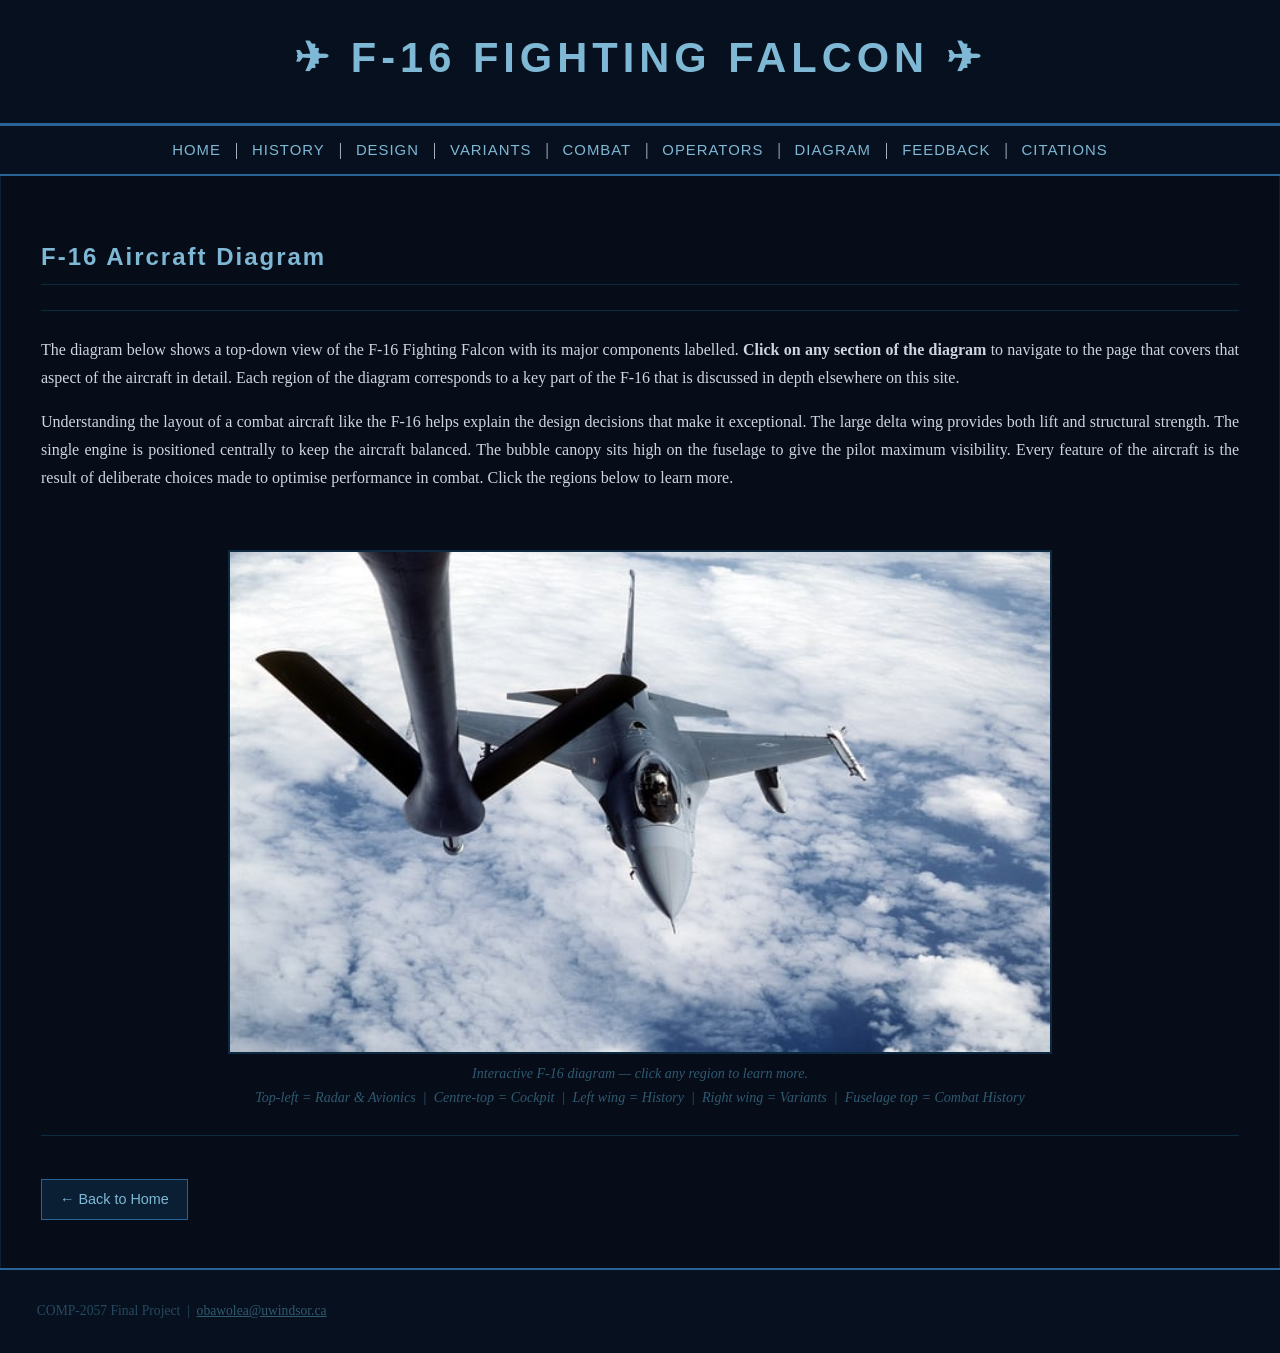
<file: Imagemap.html>
<!--?xml version="1.0" encoding="UTF-8"?-->
<!DOCTYPE html PUBLIC "-//W3C//DTD XHTML 1.1//EN" "http://www.w3.org/TR/xhmtl11/DTD/xhtml11.dtd">

<html xmlns="http://www.w3.org/1999/xhtml" xml:lang="en">

<head>
    <meta http-equiv="content-type" content="text/html; charset=windows-1252">
    <link rel="stylesheet" href="styles.css">
    <title>F-16 Fighting Falcon - Comabt history</title>
</head>

<body>
     <div id="header">
            <h1>&#9992; F-16 Fighting Falcon &#9992;</h1>
        </div>

        <!-- ======== NAVIGATION BAR ======== -->
        <div id="nav">
            <a href="index.html">Home</a> |
            <a href="history.html">History</a> |
            <a href="design.html">Design</a> |
            <a href="variants.html">Variants</a> |
            <a href="combat.html">Combat</a> |
            <a href="operators.html">Operators</a> |
            <a href="imagemap.html">Diagram</a> |
            <a href="feedback.html">Feedback</a> |
            <a href="citations.html">Citations</a>
        </div>

        <div id="content">

            <h2>F-16 Aircraft Diagram</h2>
            <hr />

            <p>
                The diagram below shows a top-down view of the F-16 Fighting Falcon with its major
                components labelled. <strong>Click on any section of the diagram</strong> to navigate
                to the page that covers that aspect of the aircraft in detail. Each region of the
                diagram corresponds to a key part of the F-16 that is discussed in depth elsewhere
                on this site.
            </p>

            <p>
                Understanding the layout of a combat aircraft like the F-16 helps explain the design
                decisions that make it exceptional. The large delta wing provides both lift and
                structural strength. The single engine is positioned centrally to keep the aircraft
                balanced. The bubble canopy sits high on the fuselage to give the pilot maximum
                visibility. Every feature of the aircraft is the result of deliberate choices made
                to optimise performance in combat. Click the regions below to learn more.
            </p>

            <br />

            <img src="f16_diagram.jpg"
                 alt="A labelled top-down diagram of the F-16 Fighting Falcon showing the nose, cockpit, wings, engine, and tail sections as clickable regions"
                 width="820"
                 height="500"
                 usemap="#f16map" />

            <!-- The <map> element defines the clickable hotspot regions overlaid on the image -->
            <map name="f16map">

                <!-- ======== AREA 1: Nose section (top-left) ======== -->
                <!-- Covers the nose cone and radar section of the aircraft diagram -->
                <!-- Links to the Design page where radar and avionics are discussed -->
                <area shape="rect"
                      coords="270,0,370,90"
                      href="design.html"
                      alt="Click here to learn about the F-16 nose, radar, and avionics"
                      title="Nose / Radar / Avionics - Design Page" />

                <!-- ======== AREA 2: Cockpit section (centre-top) ======== -->
                <!-- Covers the cockpit bubble canopy area in the diagram -->
                <!-- Links to the Design page section on cockpit and HOTAS -->
                <area shape="circle"
                      coords="320,130,40"
                      href="design.html"
                      alt="Click here to learn about the F-16 cockpit and HOTAS controls"
                      title="Cockpit &amp; HOTAS Controls - Design Page" />

                <!-- ======== AREA 3: Left wing (left side) ======== -->
                <!-- Covers the left wing area in the top-down diagram -->
                <!-- Links to the History page -->
                <area shape="rect"
                      coords="0,110,255,360"
                      href="history.html"
                      alt="Click here to learn about the F-16's history and development"
                      title="History &amp; Development" />

                <!-- ======== AREA 4: Right wing (right side) ======== -->
                <!-- Covers the right wing in the top-down diagram -->
                <!-- Links to the Variants page -->
                <area shape="rect"
                      coords="385,110,640,360"
                      href="variants.html"
                      alt="Click here to learn about F-16 variants and upgrades"
                      title="F-16 Variants &amp; Upgrades" />

                <!-- ======== AREA 5: Engine / fuselage centre ======== -->
                <!-- Covers the central fuselage and engine intake area -->
                <!-- Links to the Design page where the engine is discussed -->
                <area shape="rect"
                      coords="255,180,385,340"
                      href="design.html"
                      alt="Click here to learn about the F-16 engine and performance"
                      title="Engine &amp; Performance - Design Page" />

                <!-- ======== AREA 6: Tail section ======== -->
                <!-- Covers the empennage (tail) area of the diagram -->
                <!-- Links to the Combat page -->
                <area shape="rect"
                      coords="240,340,400,427"
                      href="combat.html"
                      alt="Click here to learn about the F-16's combat history"
                      title="Combat History" />

            </map>

            <p class="mapcaption">
                Interactive F-16 diagram &mdash; click any region to learn more.<br />
                <em>Top-left = Radar &amp; Avionics &nbsp;|&nbsp; Centre-top = Cockpit &nbsp;|&nbsp;
                Left wing = History &nbsp;|&nbsp; Right wing = Variants &nbsp;|&nbsp; Fuselage top = Combat History</em>
            </p>

            <hr />

            <!-- Back link -->
            <a href="index.html" class="backlink">&#8592; Back to Home</a>

        </div>

                <!-- ======== SITE FOOTER ======== -->
        <div id="footer">
            <p>&nbsp; COMP-2057 Final Project &nbsp;|&nbsp;
               <a href="mailto:obawolea@uwindsor.ca">obawolea@uwindsor.ca</a>
            </p>
        </div>

    </body>

</html>
</file>
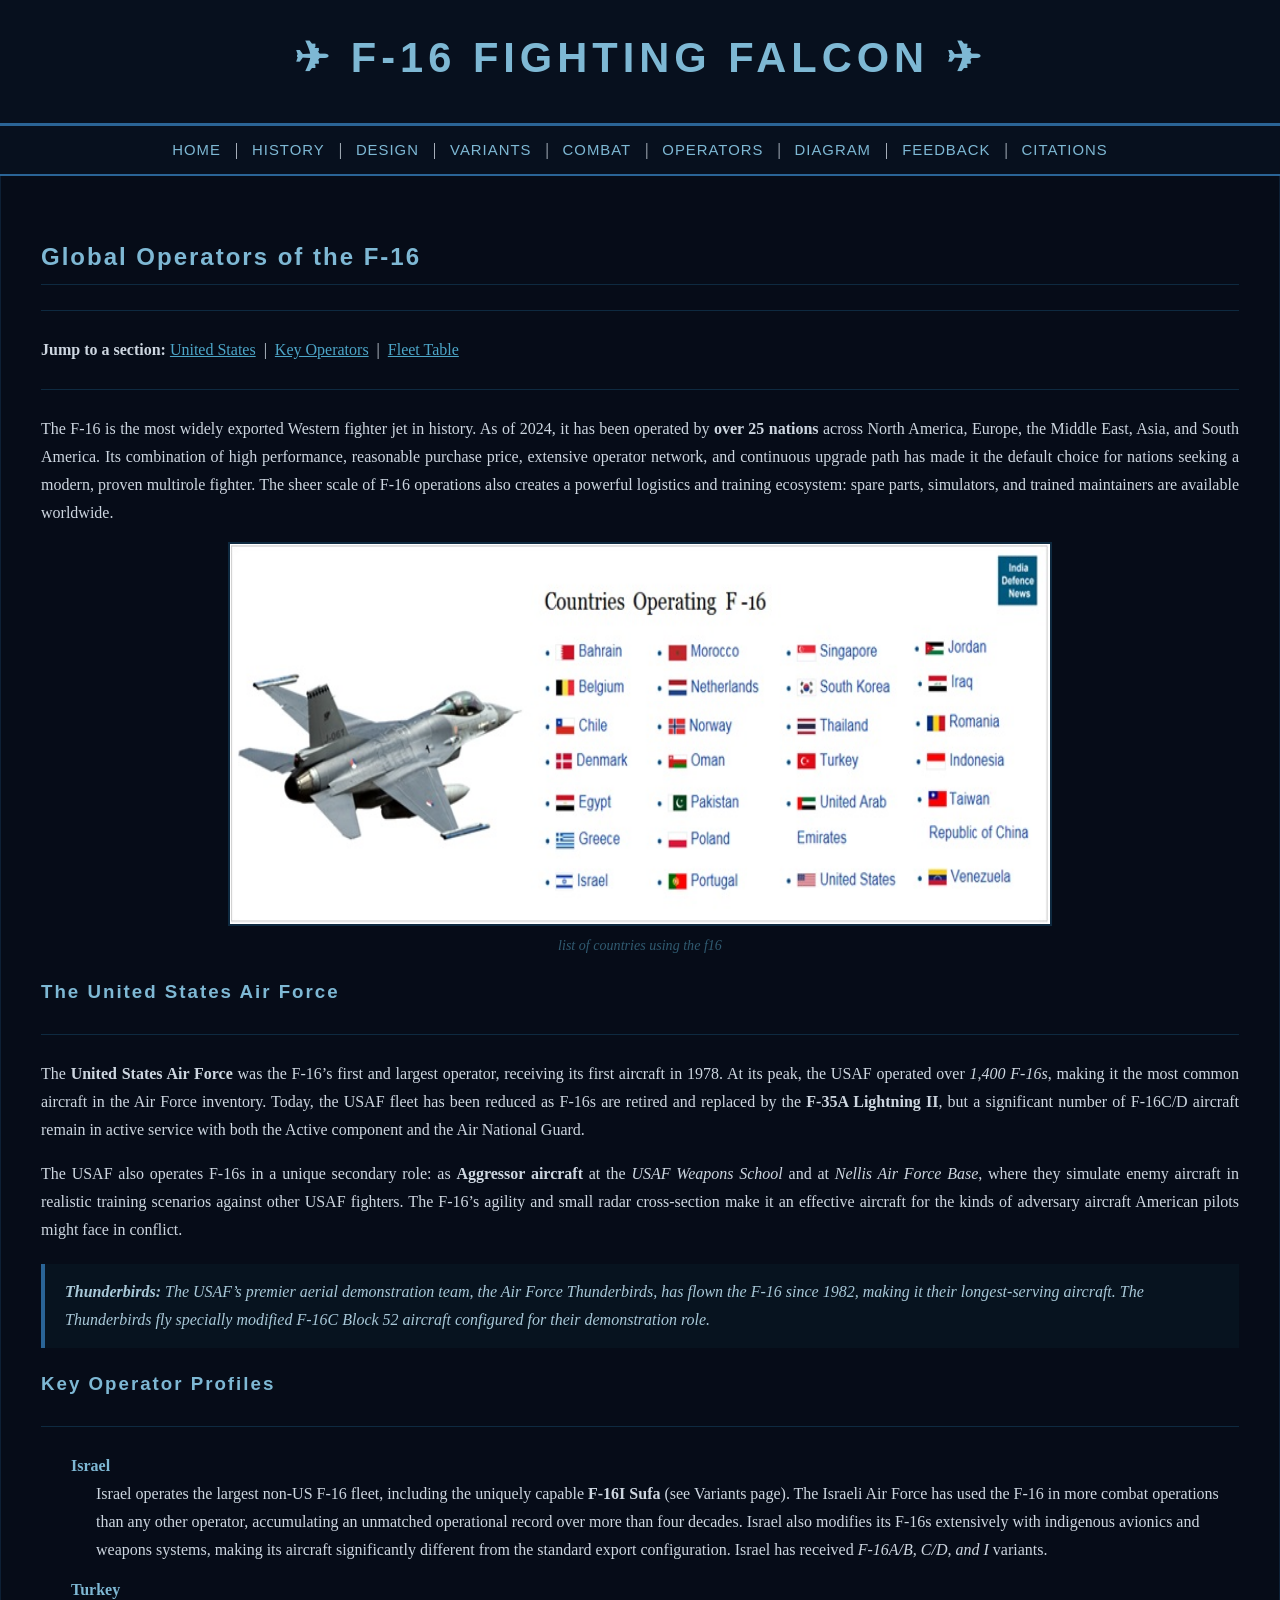
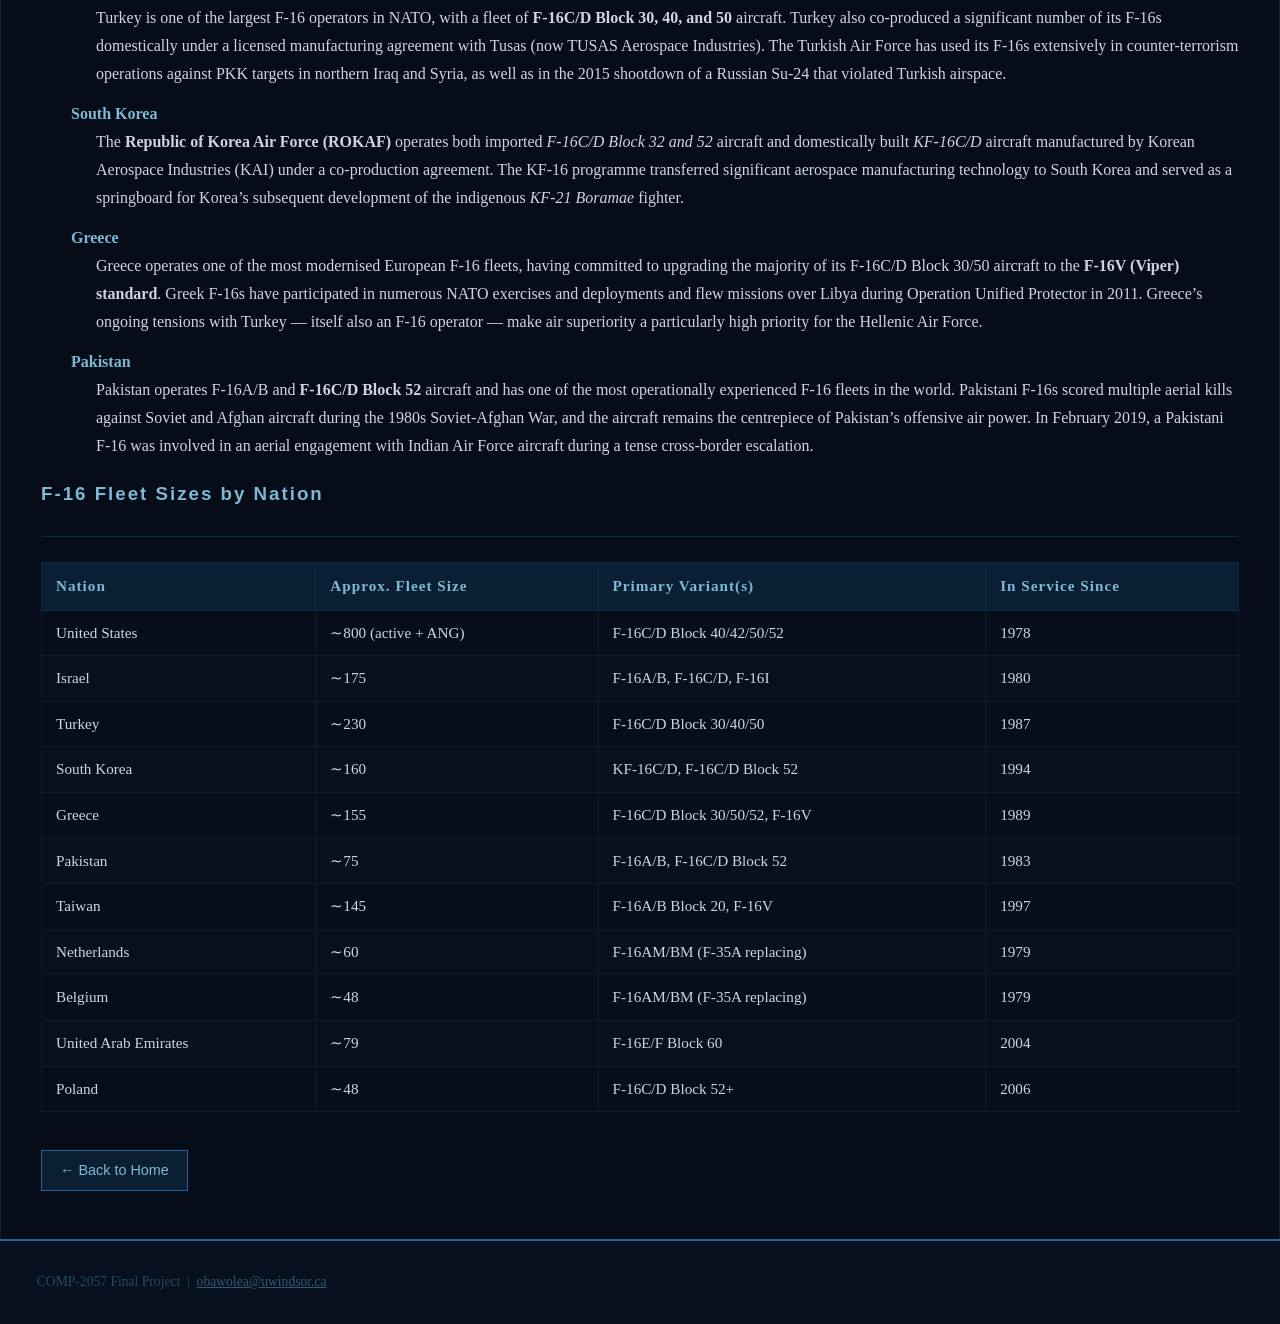
<file: Operators.html>
<!--?xml version="1.0" encoding="UTF-8"?-->
<!DOCTYPE html PUBLIC "-//W3C//DTD XHTML 1.1//EN" "http://www.w3.org/TR/xhmtl11/DTD/xhtml11.dtd">

<html xmlns="http://www.w3.org/1999/xhtml" xml:lang="en">

<head>
    <meta http-equiv="content-type" content="text/html; charset=windows-1252">
    <link rel="stylesheet" href="styles.css">
    <title>F-16 Fighting Falcon - Comabt history</title>
</head>

<body>
    <div id="header">
            <h1>&#9992; F-16 Fighting Falcon &#9992;</h1>
    </div>

     <div id="nav">
            <a href="index.html">Home</a> |
            <a href="history.html">History</a> |
            <a href="design.html">Design</a> |
            <a href="variants.html">Variants</a> |
            <a href="combat.html">Combat</a> |
            <a href="operators.html">Operators</a> |
            <a href="imagemap.html">Diagram</a> |
            <a href="feedback.html">Feedback</a> |
            <a href="citations.html">Citations</a>
     </div>
    
     <div id="content">

            <h2>Global Operators of the F-16</h2>
            <hr />

            <!-- Internal navigation links -->
            <p><strong>Jump to a section:</strong>
                <a href="#usaf">United States</a> &nbsp;|&nbsp;
                <a href="#profiles">Key Operators</a> &nbsp;|&nbsp;
                <a href="#table">Fleet Table</a> &nbsp;
            </p>
            <hr />

            <p>
                The F-16 is the most widely exported Western fighter jet in history. As of 2024, it
                has been operated by <strong>over 25 nations</strong> across North America, Europe,
                the Middle East, Asia, and South America. Its combination of high performance,
                reasonable purchase price, extensive operator network, and continuous upgrade path
                has made it the default choice for nations seeking a modern, proven multirole fighter.
                The sheer scale of F-16 operations also creates a powerful logistics and training
                ecosystem: spare parts, simulators, and trained maintainers are available worldwide.
            </p>

            <!-- Operators page image -->
            <img src="Countries-Operating-F-16.jpg"
                 alt="list of countries using the f16"
                 width="820"
                 height="380" />
            <p class="mapcaption">list of countries using the f16</p>

            <!-- ======== USAF SECTION ======== -->
            <h3><a name="usaf"></a>The United States Air Force</h3>
            <hr />

            <p>
                The <strong>United States Air Force</strong> was the F-16&rsquo;s first and largest
                operator, receiving its first aircraft in 1978. At its peak, the USAF operated over
                <em>1,400 F-16s</em>, making it the most common aircraft in the Air Force inventory.
                Today, the USAF fleet has been reduced as F-16s are retired and replaced by the
                <strong>F-35A Lightning II</strong>, but a significant number of F-16C/D aircraft
                remain in active service with both the Active component and the Air National Guard.
            </p>

            <p>
                The USAF also operates F-16s in a unique secondary role: as <b>Aggressor aircraft</b>
                at the <em>USAF Weapons School</em> and at <em>Nellis Air Force Base</em>, where they
                simulate enemy aircraft in realistic training scenarios against other USAF fighters.
                The F-16&rsquo;s agility and small radar cross-section make it an effective aircraft
                for the kinds of adversary aircraft American pilots might face in conflict.
            </p>

            <!-- Callout box -->
            <div class="callout">
                <strong>Thunderbirds:</strong> The USAF&rsquo;s premier aerial demonstration team,
                the <em>Air Force Thunderbirds</em>, has flown the F-16 since 1982, making it their
                longest-serving aircraft. The Thunderbirds fly specially modified F-16C Block 52
                aircraft configured for their demonstration role.
            </div>

            <!-- ======== KEY OPERATOR PROFILES SECTION ======== -->
            <h3><a name="profiles"></a>Key Operator Profiles</h3>
            <hr />

            <!-- Definition list of key F-16 operator nations -->
            <dl>

                <dt>Israel</dt>
                <dd>
                    Israel operates the largest non-US F-16 fleet, including the uniquely capable
                    <strong>F-16I Sufa</strong> (see Variants page). The Israeli Air Force has used
                    the F-16 in more combat operations than any other operator, accumulating an
                    unmatched operational record over more than four decades. Israel also modifies
                    its F-16s extensively with indigenous avionics and weapons systems, making its
                    aircraft significantly different from the standard export configuration.
                    Israel has received <em>F-16A/B, C/D, and I</em> variants.
                </dd>

                <dt>Turkey</dt>
                <dd>
                    Turkey is one of the largest F-16 operators in NATO, with a fleet of
                    <strong>F-16C/D Block 30, 40, and 50</strong> aircraft. Turkey also co-produced
                    a significant number of its F-16s domestically under a licensed manufacturing
                    agreement with Tusas (now TUSAS Aerospace Industries). The Turkish Air Force
                    has used its F-16s extensively in counter-terrorism operations against PKK
                    targets in northern Iraq and Syria, as well as in the 2015 shootdown of a
                    Russian Su-24 that violated Turkish airspace.
                </dd>

                <dt>South Korea</dt>
                <dd>
                    The <strong>Republic of Korea Air Force (ROKAF)</strong> operates both imported
                    <em>F-16C/D Block 32 and 52</em> aircraft and domestically built
                    <em>KF-16C/D</em> aircraft manufactured by Korean Aerospace Industries (KAI)
                    under a co-production agreement. The KF-16 programme transferred significant
                    aerospace manufacturing technology to South Korea and served as a springboard
                    for Korea&rsquo;s subsequent development of the indigenous <em>KF-21 Boramae</em>
                    fighter.
                </dd>

                <dt>Greece</dt>
                <dd>
                    Greece operates one of the most modernised European F-16 fleets, having committed
                    to upgrading the majority of its F-16C/D Block 30/50 aircraft to the
                    <strong>F-16V (Viper) standard</strong>. Greek F-16s have participated in
                    numerous NATO exercises and deployments and flew missions over Libya during
                    Operation Unified Protector in 2011. Greece&rsquo;s ongoing tensions with Turkey
                    &mdash; itself also an F-16 operator &mdash; make air superiority a particularly
                    high priority for the Hellenic Air Force.
                </dd>

                <dt>Pakistan</dt>
                <dd>
                    Pakistan operates F-16A/B and <strong>F-16C/D Block 52</strong> aircraft and
                    has one of the most operationally experienced F-16 fleets in the world. Pakistani
                    F-16s scored multiple aerial kills against Soviet and Afghan aircraft during the
                    1980s Soviet-Afghan War, and the aircraft remains the centrepiece of Pakistan&rsquo;s
                    offensive air power. In February 2019, a Pakistani F-16 was involved in an aerial
                    engagement with Indian Air Force aircraft during a tense cross-border escalation.
                </dd>

            </dl>

             <!-- ======== FLEET TABLE ======== -->
            <h3><a name="table"></a>F-16 Fleet Sizes by Nation</h3>
            <hr />

            <!-- Table of operators with fleet sizes and variants -->
            <table summary="List of F-16 operators with approximate fleet size, variant operated, and entry into service year">
                <tr>
                    <th>Nation</th>
                    <th>Approx. Fleet Size</th>
                    <th>Primary Variant(s)</th>
                    <th>In Service Since</th>
                </tr>
                <tr>
                    <td>United States</td>
                    <td>&sim;800 (active + ANG)</td>
                    <td>F-16C/D Block 40/42/50/52</td>
                    <td>1978</td>
                </tr>
                <tr>
                    <td>Israel</td>
                    <td>&sim;175</td>
                    <td>F-16A/B, F-16C/D, F-16I</td>
                    <td>1980</td>
                </tr>
                <tr>
                    <td>Turkey</td>
                    <td>&sim;230</td>
                    <td>F-16C/D Block 30/40/50</td>
                    <td>1987</td>
                </tr>
                <tr>
                    <td>South Korea</td>
                    <td>&sim;160</td>
                    <td>KF-16C/D, F-16C/D Block 52</td>
                    <td>1994</td>
                </tr>
                <tr>
                    <td>Greece</td>
                    <td>&sim;155</td>
                    <td>F-16C/D Block 30/50/52, F-16V</td>
                    <td>1989</td>
                </tr>
                <tr>
                    <td>Pakistan</td>
                    <td>&sim;75</td>
                    <td>F-16A/B, F-16C/D Block 52</td>
                    <td>1983</td>
                </tr>
                <tr>
                    <td>Taiwan</td>
                    <td>&sim;145</td>
                    <td>F-16A/B Block 20, F-16V</td>
                    <td>1997</td>
                </tr>
                <tr>
                    <td>Netherlands</td>
                    <td>&sim;60</td>
                    <td>F-16AM/BM (F-35A replacing)</td>
                    <td>1979</td>
                </tr>
                <tr>
                    <td>Belgium</td>
                    <td>&sim;48</td>
                    <td>F-16AM/BM (F-35A replacing)</td>
                    <td>1979</td>
                </tr>
                <tr>
                    <td>United Arab Emirates</td>
                    <td>&sim;79</td>
                    <td>F-16E/F Block 60</td>
                    <td>2004</td>
                </tr>
                <tr>
                    <td>Poland</td>
                    <td>&sim;48</td>
                    <td>F-16C/D Block 52+</td>
                    <td>2006</td>
                </tr>
                
            </table>

                        <!-- Back link -->
            <a href="index.html" class="backlink">&#8592; Back to Home</a>

        </div>

                <!-- ======== SITE FOOTER ======== -->
        <div id="footer">
            <p>&nbsp; COMP-2057 Final Project &nbsp;|&nbsp;
               <a href="mailto:obawolea@uwindsor.ca">obawolea@uwindsor.ca</a>
            </p>
        </div>

    </body>

</html>
</file>
<file: styles.css>
/* --- Body and General Page Styles ---
   Dark navy background with light grey text gives a clean,
   military cockpit-inspired look throughout the site. */
body {
    background-color: #05080f;
    color: #cdd6e0;
    font-family: Georgia, "Times New Roman", serif;
    font-size: 16px;
    margin: 0;
    padding: 0;
    line-height: 1.75;
}

/* --- Page Wrapper ---
   Centers content and constrains layout to 960px width
   so nothing scrolls off-screen to the right. */
#wrapper {
    width: 960px;
    margin: 0 auto;
    padding: 20px;
}

/* --- Site Header Banner ---
   Deep navy with a steel-blue bottom border to frame the
   site title on every page. */
#header {
    background-color: #07101e;
    border-bottom: 3px solid #2a6496;
    padding: 22px 30px;
    text-align: center;
}

/* Main site title in the header */
#header h1 {
    font-size: 2.6em;
    color: #7eb8d4;
    letter-spacing: 5px;
    margin: 0 0 6px 0;
    text-transform: uppercase;
}

/* Subtitle / tagline beneath the site title */
#header p {
    color: #3d6b85;
    font-style: italic;
    margin: 0;
    font-size: 1em;
}

/* --- Navigation Bar ---
   Provides links to every page and appears identically
   on all pages so users can always find their way. */
#nav {
    background-color: #07101e;
    border-bottom: 2px solid #2a6496;
    padding: 10px 0;
    text-align: center;
}

/* Navigation link default state */
#nav a {
    color: #7eb8d4;
    text-decoration: none;
    font-size: 0.93em;
    margin: 0 10px;
    letter-spacing: 1px;
    text-transform: uppercase;
    font-family: Arial, Helvetica, sans-serif;
}

/* Navigation link hover state - brightens to white for clear feedback */
#nav a:hover {
    color: #ffffff;
    text-decoration: underline;
}

/* --- Main Content Area ---
   Slightly lighter than the body background to create
   a panel effect without being jarring. */
#content {
    background-color: #060c18;
    padding: 30px 40px;
    border-left: 1px solid #0d2035;
    border-right: 1px solid #0d2035;
    min-height: 500px;
}

/* --- Headings ---
   Steel-blue tone keeps headings thematic and readable
   against the dark background. */
h1, h2, h3, h4, h5, h6 {
    color: #7eb8d4;
    font-family: Arial, Helvetica, sans-serif;
    letter-spacing: 2px;
}

/* h2 gets a subtle bottom border to separate major sections */
h2 {
    border-bottom: 1px solid #0e2a40;
    padding-bottom: 6px;
    margin-top: 30px;
}

/* --- Paragraphs --- */
p {
    margin-bottom: 15px;
    text-align: justify;
}

/* --- Horizontal Rules ---
   Thin steel-blue line used as a section divider. */
hr {
    border: none;
    border-top: 1px solid #0e2a40;
    margin: 25px 0;
}

/* --- Hyperlinks within content --- */
a {
    color: #4da6c8;
}

a:hover {
    color: #ffffff;
}

/* --- Images ---
   Steel-blue border frames each image like a targeting display. */
img {
    border: 2px solid #0e2a40;
    display: block;
    margin: 15px auto;
}

/* --- Tables ---
   Dark navy background with steel-blue header cells. */
table {
    width: 100%;
    border-collapse: collapse;
    margin: 20px 0;
    font-size: 0.95em;
    background-color: #07101e;
}

/* Table header cells */
th {
    background-color: #0a1f33;
    color: #7eb8d4;
    padding: 10px 14px;
    text-align: left;
    border: 1px solid #0e2a40;
    letter-spacing: 1px;
}

/* Table data cells */
td {
    padding: 9px 14px;
    border: 1px solid #0d1e30;
    vertical-align: top;
}

/* Alternate row shading improves readability */
tr:nth-child(even) {
    background-color: #060e1c;
}

/* --- Lists --- */
ul, ol, dl {
    margin: 15px 0 15px 30px;
    padding: 0;
}

li {
    margin-bottom: 6px;
}

/* Definition list term: steel-blue so it stands out as a label */
dt {
    font-weight: bold;
    color: #7eb8d4;
    margin-top: 12px;
}

/* Definition list description: indented beneath the term */
dd {
    margin-left: 25px;
    margin-bottom: 8px;
}

/* --- Callout / Highlight Box ---
   Used for key facts; steel-blue left border draws the eye. */
.callout {
    background-color: #07131f;
    border-left: 4px solid #2a6496;
    padding: 14px 20px;
    margin: 20px 0;
    font-style: italic;
    color: #a8c8d8;
}

/* --- Footer ---
   Mirrors the header for visual symmetry. */
#footer {
    background-color: #07101e;
    border-top: 2px solid #2a6496;
    padding: 15px 30px;
    text-align: center;
    color: #254a60;
    font-size: 0.85em;
}

#footer a {
    color: #305a70;
}

/* --- Back Link ---
   A small styled button that returns the user to the home page. */
.backlink {
    display: inline-block;
    margin: 18px 0;
    padding: 7px 18px;
    background-color: #0a1f33;
    border: 1px solid #2a6496;
    color: #7eb8d4;
    text-decoration: none;
    font-size: 0.9em;
    font-family: Arial, Helvetica, sans-serif;
}

.backlink:hover {
    background-color: #0e2a40;
    color: #ffffff;
}

/* --- Form Styles (Feedback Page) ---
   Dark navy inputs with steel-blue borders. */
form {
    background-color: #07101e;
    padding: 25px 30px;
    border: 1px solid #0e2a40;
    margin: 20px 0;
}

form label {
    display: block;
    margin-top: 14px;
    margin-bottom: 4px;
    color: #7eb8d4;
    font-family: Arial, Helvetica, sans-serif;
    font-size: 0.95em;
}

form input[type="text"],
form input[type="email"],
form textarea,
form select {
    width: 96%;
    padding: 8px 10px;
    background-color: #060c18;
    border: 1px solid #2a6496;
    color: #cdd6e0;
    font-size: 0.95em;
    font-family: Georgia, serif;
}

form input[type="submit"] {
    margin-top: 18px;
    padding: 10px 28px;
    background-color: #0a1f33;
    border: 1px solid #2a6496;
    color: #7eb8d4;
    font-size: 1em;
    cursor: pointer;
    letter-spacing: 1px;
    text-transform: uppercase;
}

form input[type="submit"]:hover {
    background-color: #0e2a40;
    color: #ffffff;
}

/* --- Image Caption ---
   Small centred italicised text beneath images. */
.mapcaption {
    text-align: center;
    color: #305a70;
    font-size: 0.88em;
    font-style: italic;
    margin-top: -8px;
    margin-bottom: 16px;
}
</file>
